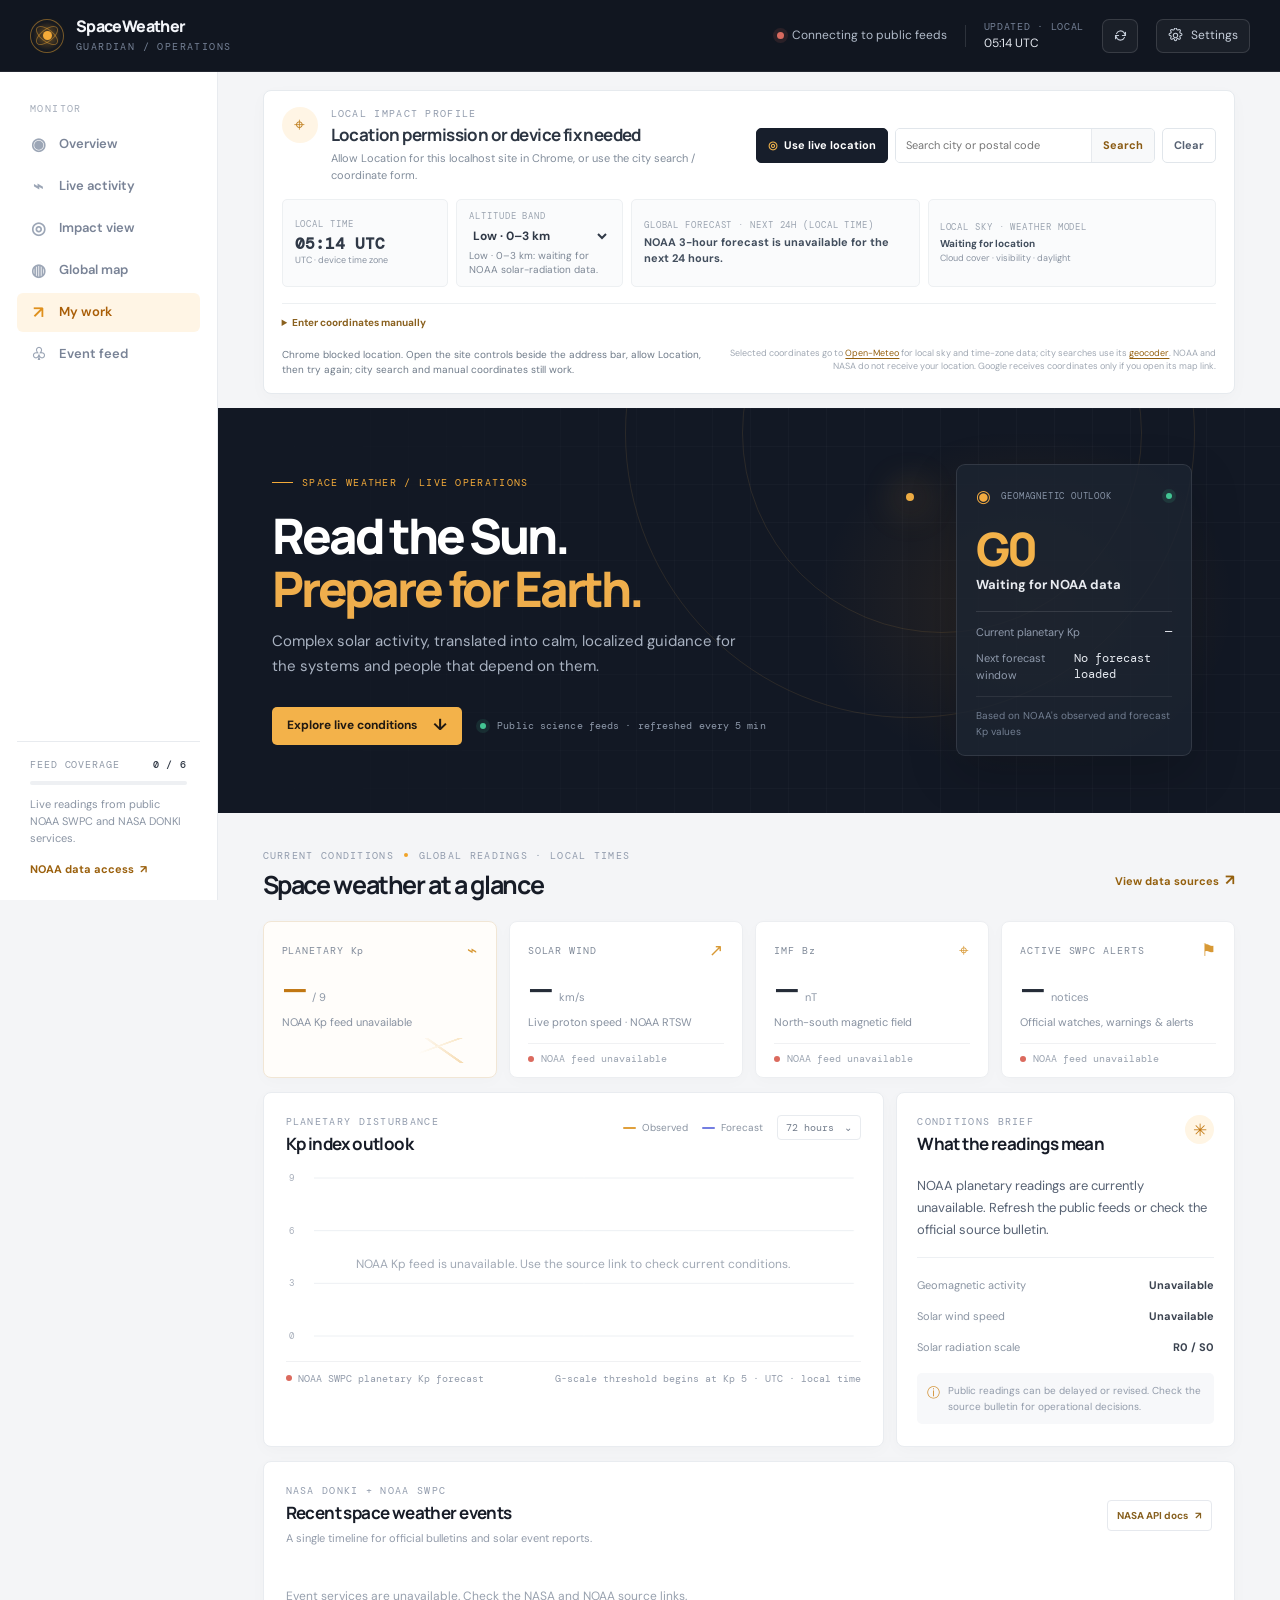
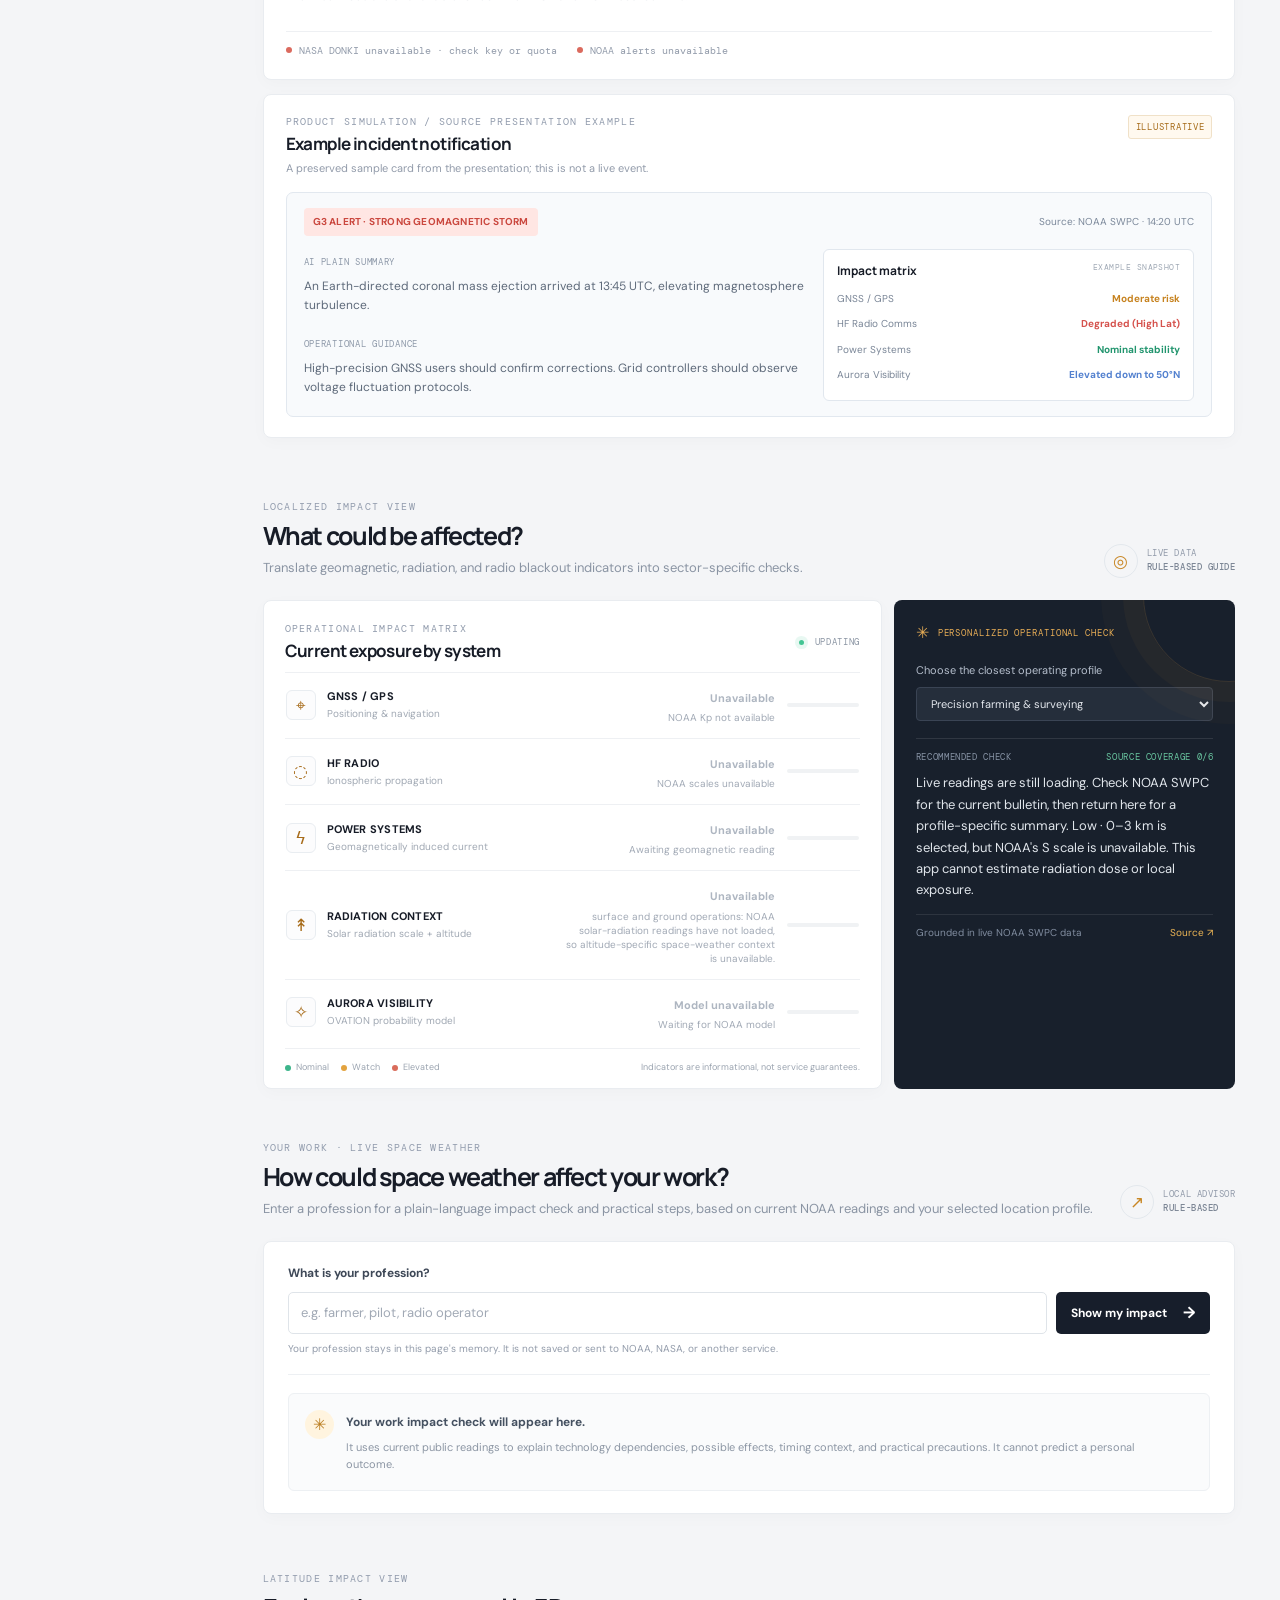
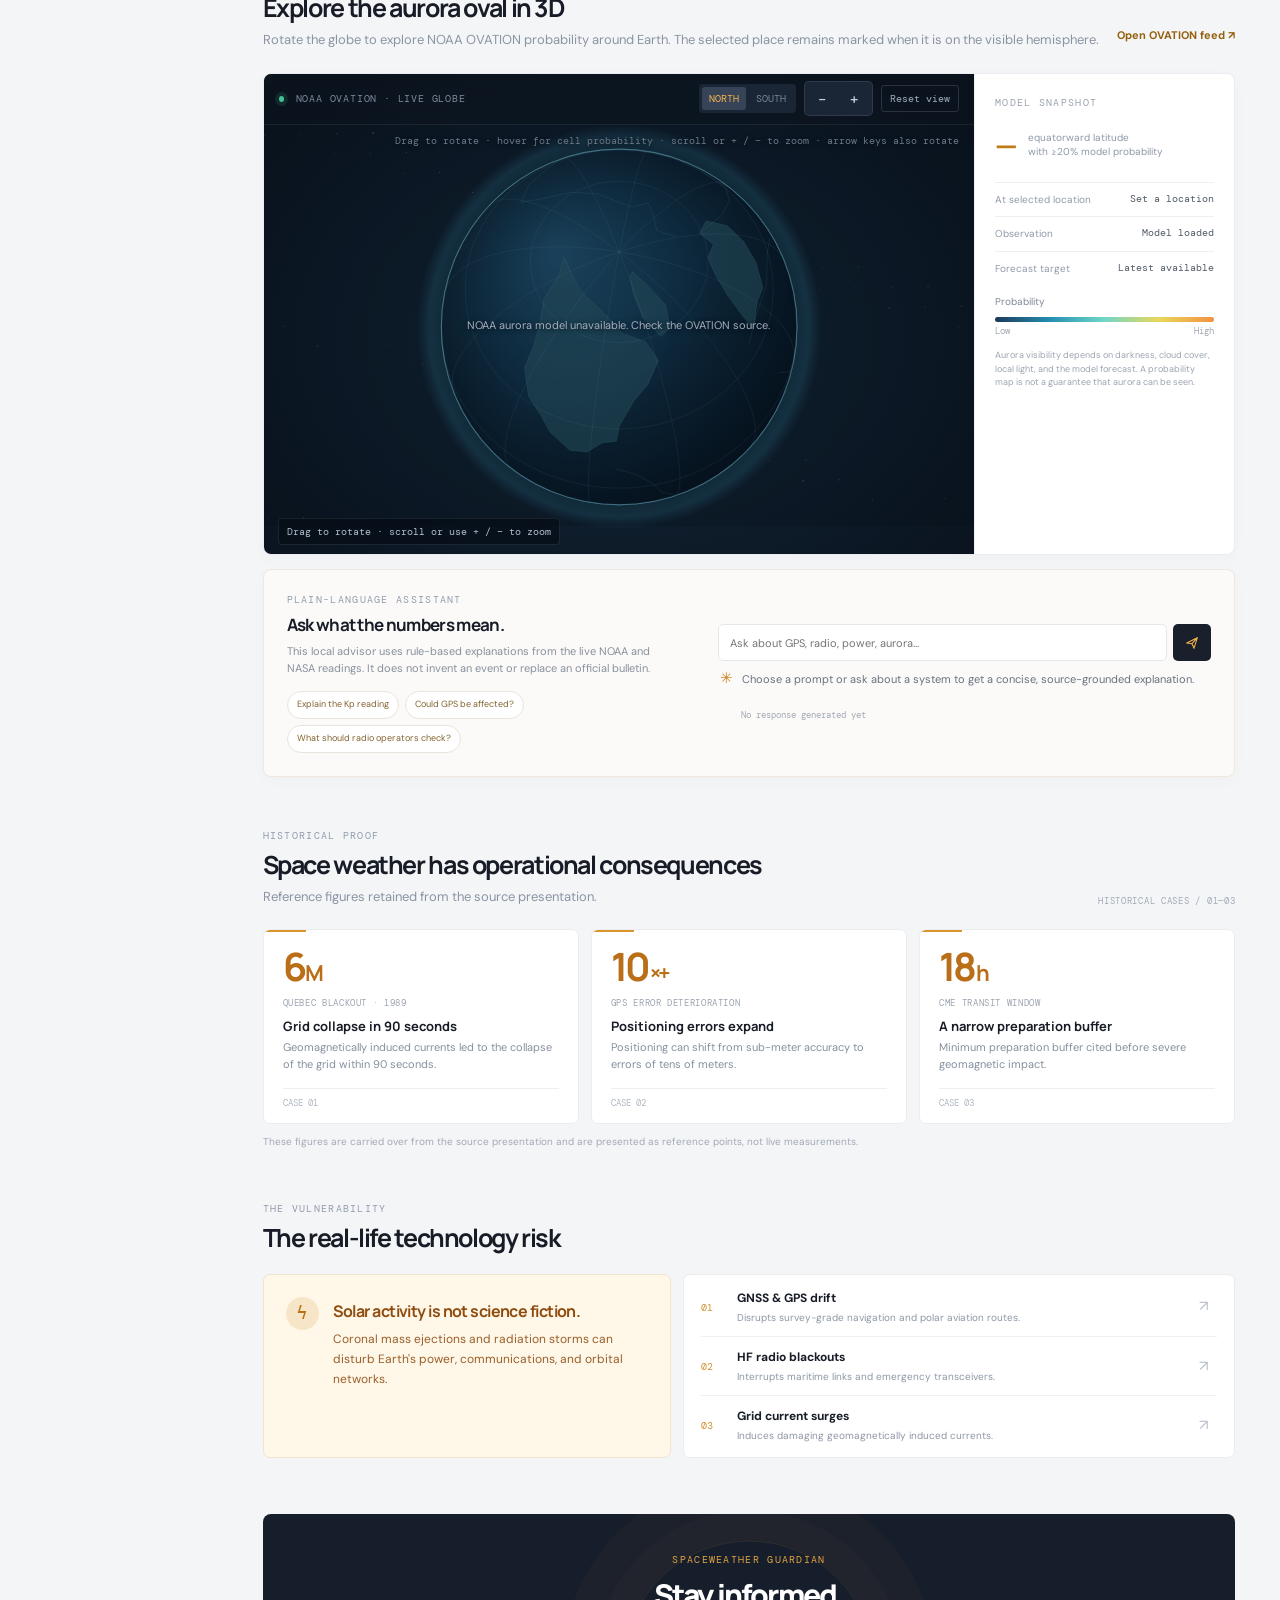
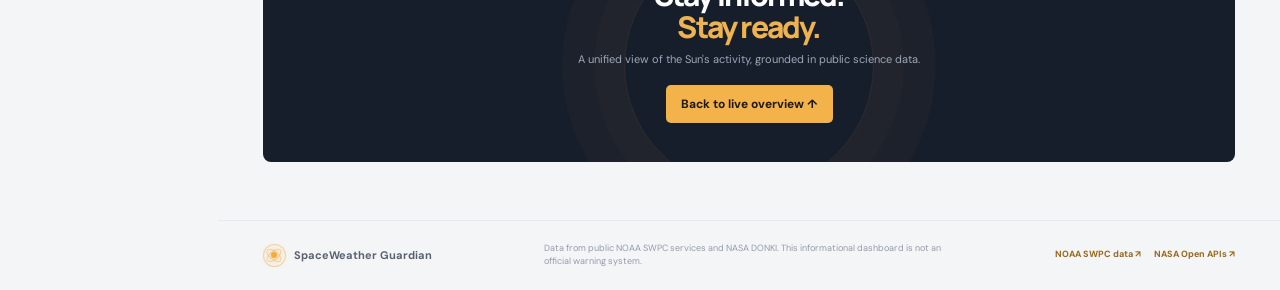
<file: index.html>
<!doctype html>
<html lang="en">
<head>
  <meta charset="utf-8">
  <meta name="viewport" content="width=device-width, initial-scale=1">
  <meta name="theme-color" content="#10151f">
  <meta name="description" content="A live, plain-language space weather dashboard powered by public NOAA SWPC and NASA DONKI data.">
  <title>SpaceWeather Guardian — Live Space Weather</title>
  <link rel="stylesheet" href="./styles.css">
  <script src="./app.js" defer></script>
</head>
<body>
  <header class="topbar">
    <a class="brand" href="#overview" aria-label="SpaceWeather Guardian home">
      <span class="brand-mark" aria-hidden="true"><span></span></span>
      <span class="brand-copy"><strong>SpaceWeather</strong><small>GUARDIAN / OPERATIONS</small></span>
    </a>
    <div class="topbar-status">
      <span class="live-indicator" id="live-indicator"><i></i><span id="connection-label">Connecting to public feeds</span></span>
      <span class="topbar-divider"></span>
      <span class="updated-label">UPDATED · LOCAL <strong id="updated-at">Waiting for first sync</strong></span>
      <button class="icon-button" id="refresh-btn" type="button" aria-label="Refresh live data" title="Refresh live data">
        <svg viewBox="0 0 24 24" aria-hidden="true"><path d="M20 7v5h-5M4 17v-5h5M5.6 9a7 7 0 0 1 11.7-2L20 12M4 12l2.7 5a7 7 0 0 0 11.7-2"/></svg>
      </button>
      <button class="settings-button" id="settings-btn" type="button"><svg viewBox="0 0 24 24" aria-hidden="true"><path d="M12 8.5a3.5 3.5 0 1 0 0 7 3.5 3.5 0 0 0 0-7Z"/><path d="m19.4 15 .1.1a1.8 1.8 0 0 1-2.5 2.5l-.2-.2a1.8 1.8 0 0 0-3 .9v.2a1.8 1.8 0 0 1-3.6 0v-.2a1.8 1.8 0 0 0-3-.9l-.2.2a1.8 1.8 0 0 1-2.5-2.5l.1-.1a1.8 1.8 0 0 0-.9-3H3.5a1.8 1.8 0 0 1 0-3.6h.2a1.8 1.8 0 0 0 .9-3l-.1-.2A1.8 1.8 0 0 1 7 2.7l.2.1a1.8 1.8 0 0 0 3-.9v-.2a1.8 1.8 0 0 1 3.6 0v.2a1.8 1.8 0 0 0 3 .9l.2-.1a1.8 1.8 0 0 1 2.5 2.5l-.1.2a1.8 1.8 0 0 0 .9 3h.2a1.8 1.8 0 0 1 0 3.6h-.2a1.8 1.8 0 0 0-.9 3Z"/></svg><span>Settings</span></button>
    </div>
  </header>

  <div class="app-shell">
    <aside class="sidebar" aria-label="Page navigation">
      <div class="side-label">MONITOR</div>
      <nav class="side-nav">
        <a class="nav-link active" href="#overview"><span class="nav-icon">◉</span>Overview</a>
        <a class="nav-link" href="#activity"><span class="nav-icon">⌁</span>Live activity</a>
        <a class="nav-link" href="#impact"><span class="nav-icon">◎</span>Impact view</a>
        <a class="nav-link" href="./global-impact.html"><span class="nav-icon">◍</span>Global map</a>
        <a class="nav-link" href="#work-impact"><span class="nav-icon">↗</span>My work</a>
        <a class="nav-link" href="#alerts"><span class="nav-icon">♧</span>Event feed</a>
      </nav>
      <div class="sidebar-bottom">
        <div class="coverage-heading"><span>FEED COVERAGE</span><strong id="coverage-count">0 / 6</strong></div>
        <div class="coverage-track"><span id="coverage-bar"></span></div>
        <p>Live readings from public NOAA SWPC and NASA DONKI services.</p>
        <a href="https://www.spaceweather.gov/content/data-access" target="_blank" rel="noreferrer">NOAA data access <span>↗</span></a>
      </div>
    </aside>

    <main class="main-content">
      <div class="location-priority-wrap">
        <section class="location-panel" id="location-profile" aria-labelledby="location-title">
          <div class="location-main"><span class="location-icon" aria-hidden="true">⌖</span><div class="location-title-block"><div class="eyebrow">LOCAL IMPACT PROFILE</div><h3 id="location-title">Use live location or choose a place</h3><p id="location-coordinates">Allow the browser location prompt first, or search / enter a place below.</p></div></div>
          <div class="location-actions"><button class="use-location-button" id="use-location" type="button"><span>◎</span>Use live location</button><form id="location-search-form" class="location-search-form"><label class="sr-only" for="location-search">Search for a city or postal code</label><input id="location-search" type="search" placeholder="Search city or postal code" autocomplete="off"><button type="submit">Search</button></form><a class="clear-location-button maps-link" id="map-link" href="https://www.google.com/maps" target="_blank" rel="noreferrer" hidden>Open in Google Maps ↗</a><button class="clear-location-button" id="clear-location" type="button">Clear</button></div>
          <div class="location-details">
            <div class="location-clock"><span>LOCAL TIME</span><strong id="local-clock">—</strong><small id="local-timezone">Using device time zone</small></div>
            <label class="altitude-control" for="altitude-select"><span>ALTITUDE BAND</span><select id="altitude-select"><option value="low">Low · 0–3 km</option><option value="mid">Mid · 3–12 km</option><option value="high">High · 12+ km</option></select><small id="altitude-impact">Surface context · waiting for NOAA S scale</small></label>
            <div class="location-outlook"><span>GLOBAL FORECAST · NEXT 24H (LOCAL TIME)</span><strong id="local-outlook">Select a location to localize timing and impact context.</strong></div>
            <div class="location-sky"><span>LOCAL SKY · WEATHER MODEL</span><strong id="local-weather">Waiting for location</strong><small id="local-weather-time">Cloud cover · visibility · daylight</small></div>
          </div>
          <details class="coordinate-details"><summary>Enter coordinates manually</summary><form id="coordinates-form" class="coordinates-form"><label>Latitude<input id="latitude-input" type="number" step="any" min="-90" max="90" placeholder="e.g. 37.7749" required></label><label>Longitude<input id="longitude-input" type="number" step="any" min="-180" max="180" placeholder="e.g. -122.4194" required></label><label>Time zone <small>optional IANA name</small><input id="timezone-input" type="text" placeholder="e.g. America/Los_Angeles"></label><button type="submit">Use these coordinates</button></form><p>Selected coordinates are used for local weather and time-zone lookup. Coordinates are not sent to NOAA or NASA.</p></details>
          <div class="location-results" id="location-results" role="listbox" aria-label="Location search results" hidden></div>
          <div class="location-footer"><span class="location-message" id="location-message" role="status">The browser will ask to use your location first. You can choose a city or enter coordinates instead.</span><span class="location-privacy">Selected coordinates go to <a href="https://open-meteo.com/en/docs" target="_blank" rel="noreferrer">Open-Meteo</a> for local sky and time-zone data; city searches use its <a href="https://open-meteo.com/en/docs/geocoding-api" target="_blank" rel="noreferrer">geocoder</a>. NOAA and NASA do not receive your location. Google receives coordinates only if you open its map link.</span></div>
        </section>
      </div>
      <section class="hero-panel" id="overview">
        <div class="hero-orbit orbit-one"></div><div class="hero-orbit orbit-two"></div><div class="hero-sun"></div>
        <div class="hero-content">
          <div class="eyebrow hero-eyebrow"><span class="eyebrow-line"></span>SPACE WEATHER / LIVE OPERATIONS</div>
          <h1>Read the Sun.<br><span>Prepare for Earth.</span></h1>
          <p>Complex solar activity, translated into calm, localized guidance for the systems and people that depend on them.</p>
          <div class="hero-actions"><a href="#activity" class="button button-light">Explore live conditions <span>↓</span></a><span class="hero-source"><i class="tiny-live"></i> Public science feeds · refreshed every 5 min</span></div>
        </div>
        <div class="hero-status-card">
          <div class="status-card-top"><span class="mini-orbit">◉</span><span>GEOMAGNETIC OUTLOOK</span><span class="status-pulse"></span></div>
          <div class="status-level" id="hero-level">—</div>
          <div class="status-name" id="hero-status-name">Waiting for NOAA data</div>
          <div class="status-rule"></div>
          <div class="status-meta"><span>Current planetary Kp</span><strong id="hero-kp">—</strong></div>
          <div class="status-meta"><span>Next forecast window</span><strong id="hero-forecast">—</strong></div>
          <div class="status-footnote">Based on NOAA's observed and forecast Kp values</div>
        </div>
        <div class="hero-grid"></div>
      </section>

      <div class="content-wrap">
        <div class="section-intro intro-tight">
          <div><div class="eyebrow">CURRENT CONDITIONS <span class="eyebrow-dot"></span> GLOBAL READINGS · LOCAL TIMES</div><h2>Space weather at a glance</h2></div>
          <button class="text-button" id="sources-btn" type="button">View data sources <span>↗</span></button>
        </div>

        <section class="metric-grid" aria-label="Live space weather readings">
          <article class="metric-card metric-primary"><div class="metric-head"><span>PLANETARY Kp</span><span class="metric-glyph">⌁</span></div><div class="metric-value"><strong id="metric-kp">—</strong><span>/ 9</span></div><div class="metric-caption" id="metric-kp-caption">Loading NOAA index</div><div class="metric-spark" id="spark-kp" aria-hidden="true"></div></article>
          <article class="metric-card"><div class="metric-head"><span>SOLAR WIND</span><span class="metric-glyph">↗</span></div><div class="metric-value"><strong id="metric-wind">—</strong><span>km/s</span></div><div class="metric-caption" id="metric-wind-caption">Live proton speed · NOAA RTSW</div><div class="metric-footer"><i class="feed-dot" id="dot-wind"></i><span id="time-wind">Waiting for feed</span></div></article>
          <article class="metric-card"><div class="metric-head"><span>IMF Bz</span><span class="metric-glyph">⌖</span></div><div class="metric-value"><strong id="metric-bz">—</strong><span>nT</span></div><div class="metric-caption" id="metric-bz-caption">North-south magnetic field</div><div class="metric-footer"><i class="feed-dot" id="dot-mag"></i><span id="time-mag">Waiting for feed</span></div></article>
          <article class="metric-card"><div class="metric-head"><span>ACTIVE SWPC ALERTS</span><span class="metric-glyph">⚑</span></div><div class="metric-value"><strong id="metric-alerts">—</strong><span>notices</span></div><div class="metric-caption" id="metric-alerts-caption">Official watches, warnings & alerts</div><div class="metric-footer"><i class="feed-dot" id="dot-alerts"></i><span id="time-alerts">Waiting for feed</span></div></article>
        </section>

        <section class="dashboard-grid" id="activity">
          <article class="panel chart-panel">
            <div class="panel-heading"><div><div class="eyebrow">PLANETARY DISTURBANCE</div><h3>Kp index outlook</h3></div><div class="chart-controls"><span class="chart-legend"><i class="legend-observed"></i>Observed</span><span class="chart-legend"><i class="legend-forecast"></i>Forecast</span><button id="chart-window" type="button" class="mini-select" aria-label="Chart period">72 hours <span>⌄</span></button></div></div>
            <div class="chart-wrap"><canvas id="kp-chart" role="img" aria-label="NOAA planetary Kp index observed and forecast chart"></canvas><div class="chart-empty" id="chart-empty">Connecting to NOAA Kp feed…</div></div>
            <div class="chart-foot"><span><i class="feed-dot" id="dot-kp"></i><span id="kp-feed-label">NOAA SWPC planetary Kp forecast</span></span><span>G-scale threshold begins at Kp 5 · <span id="chart-timezone">local time</span></span></div>
          </article>
          <article class="panel live-summary-panel">
            <div class="panel-heading"><div><div class="eyebrow">CONDITIONS BRIEF</div><h3>What the readings mean</h3></div><span class="summary-icon">✳</span></div>
            <p class="summary-lead" id="condition-summary">Live NOAA observations are loading. The dashboard will translate current values into a plain-language summary as soon as a feed responds.</p>
            <div class="summary-divider"></div>
            <div class="mini-reading"><span>Geomagnetic activity</span><strong id="summary-geomag">Waiting</strong></div>
            <div class="mini-reading"><span>Solar wind speed</span><strong id="summary-wind">Waiting</strong></div>
            <div class="mini-reading"><span>Solar radiation scale</span><strong id="summary-radiation">Waiting</strong></div>
            <div class="summary-note"><span>ⓘ</span>Public readings can be delayed or revised. Check the source bulletin for operational decisions.</div>
          </article>
        </section>

        <section class="panel alert-panel" id="alerts">
          <div class="panel-heading alert-heading"><div><div class="eyebrow">NASA DONKI + NOAA SWPC</div><h3>Recent space weather events</h3><p class="panel-subtitle">A single timeline for official bulletins and solar event reports.</p></div><a class="outline-link" href="https://api.nasa.gov/" target="_blank" rel="noreferrer">NASA API docs <span>↗</span></a></div>
          <div class="event-list" id="event-list"><div class="empty-row"><span class="loading-ring"></span>Loading recent official events…</div></div>
          <div class="feed-foot"><span><i class="feed-dot" id="dot-nasa"></i><span id="nasa-feed-label">NASA DONKI is connecting</span></span><span><i class="feed-dot" id="dot-noaa-events"></i><span id="noaa-feed-label">NOAA alerts are connecting</span></span></div>
        </section>

        <section class="sample-incident panel">
          <div class="panel-heading"><div><div class="eyebrow">PRODUCT SIMULATION / SOURCE PRESENTATION EXAMPLE</div><h3>Example incident notification</h3><p class="panel-subtitle">A preserved sample card from the presentation; this is not a live event.</p></div><span class="sample-badge">ILLUSTRATIVE</span></div>
          <div class="incident-shell">
            <div class="incident-head"><span class="incident-severity">G3 ALERT · STRONG GEOMAGNETIC STORM</span><span>Source: NOAA SWPC · 14:20 UTC</span></div>
            <div class="incident-body">
              <div class="incident-narrative">
                <div><span>AI PLAIN SUMMARY</span><p>An Earth-directed coronal mass ejection arrived at 13:45 UTC, elevating magnetosphere turbulence.</p></div>
                <div><span>OPERATIONAL GUIDANCE</span><p>High-precision GNSS users should confirm corrections. Grid controllers should observe voltage fluctuation protocols.</p></div>
              </div>
              <div class="incident-matrix"><strong>Impact matrix <small>EXAMPLE SNAPSHOT</small></strong><div><span>GNSS / GPS</span><b class="example-watch">Moderate risk</b></div><div><span>HF Radio Comms</span><b class="example-risk">Degraded (High Lat)</b></div><div><span>Power Systems</span><b class="example-good">Nominal stability</b></div><div><span>Aurora Visibility</span><b class="example-blue">Elevated down to 50°N</b></div></div>
            </div>
          </div>
        </section>

        <section class="impact-section" id="impact">
          <div class="section-intro"><div><div class="eyebrow">LOCALIZED IMPACT VIEW</div><h2>What could be affected?</h2><p>Translate geomagnetic, radiation, and radio blackout indicators into sector-specific checks.</p></div><div class="section-stamp"><span class="stamp-icon">◎</span><span>LIVE DATA<br><strong>RULE-BASED GUIDE</strong></span></div></div>
          <div class="impact-layout">
            <div class="impact-matrix panel">
              <div class="matrix-title"><div><div class="eyebrow">OPERATIONAL IMPACT MATRIX</div><h3>Current exposure by system</h3></div><span class="matrix-live"><i class="tiny-live"></i> UPDATING</span></div>
              <div class="impact-row"><div class="impact-system"><span class="system-icon">⌖</span><span><strong>GNSS / GPS</strong><small>Positioning & navigation</small></span></div><div class="impact-reading"><span class="impact-state" id="impact-gnss">—</span><small id="impact-gnss-note">Waiting for Kp</small></div><div class="impact-meter"><span id="meter-gnss"></span></div></div>
              <div class="impact-row"><div class="impact-system"><span class="system-icon">◌</span><span><strong>HF RADIO</strong><small>Ionospheric propagation</small></span></div><div class="impact-reading"><span class="impact-state" id="impact-radio">—</span><small id="impact-radio-note">Waiting for R/S scale</small></div><div class="impact-meter"><span id="meter-radio"></span></div></div>
              <div class="impact-row"><div class="impact-system"><span class="system-icon">ϟ</span><span><strong>POWER SYSTEMS</strong><small>Geomagnetically induced current</small></span></div><div class="impact-reading"><span class="impact-state" id="impact-power">—</span><small id="impact-power-note">Waiting for G scale</small></div><div class="impact-meter"><span id="meter-power"></span></div></div>
              <div class="impact-row"><div class="impact-system"><span class="system-icon">↟</span><span><strong>RADIATION CONTEXT</strong><small>Solar radiation scale + altitude</small></span></div><div class="impact-reading"><span class="impact-state" id="impact-radiation">—</span><small id="impact-radiation-note">Waiting for altitude profile</small></div><div class="impact-meter"><span id="meter-radiation"></span></div></div>
              <div class="impact-row"><div class="impact-system"><span class="system-icon">✧</span><span><strong>AURORA VISIBILITY</strong><small>OVATION probability model</small></span></div><div class="impact-reading"><span class="impact-state" id="impact-aurora">—</span><small id="impact-aurora-note">Waiting for NOAA model</small></div><div class="impact-meter"><span id="meter-aurora"></span></div></div>
              <div class="matrix-legend"><span><i class="legend-dot nominal"></i>Nominal</span><span><i class="legend-dot watch"></i>Watch</span><span><i class="legend-dot elevated"></i>Elevated</span><span class="matrix-note">Indicators are informational, not service guarantees.</span></div>
            </div>
            <aside class="guidance-card">
              <div class="guidance-top"><span class="guidance-spark">✳</span><span>PERSONALIZED OPERATIONAL CHECK</span></div>
              <label for="sector-select">Choose the closest operating profile</label>
              <select id="sector-select" class="select-field">
                <option value="survey">Precision farming & surveying</option>
                <option value="aviation">Drone pilots & remote aviation</option>
                <option value="radio">Amateur radio operators</option>
                <option value="power">Power system operators</option>
                <option value="research">Aerospace students & academics</option>
                <option value="public">General public & aurora watchers</option>
              </select>
              <div class="guidance-rule"></div>
              <div class="guidance-label"><span>RECOMMENDED CHECK</span><span class="guidance-confidence" id="coverage-confidence">SOURCE COVERAGE —</span></div>
              <p class="guidance-copy" id="sector-guidance">Select a profile to see a practical check grounded in the current public readings.</p>
              <div class="guidance-citation"><span>Grounded in live NOAA SWPC data</span><a href="https://www.spaceweather.gov/" target="_blank" rel="noreferrer">Source ↗</a></div>
            </aside>
          </div>
        </section>

        <section class="profession-section" id="work-impact" aria-labelledby="profession-title">
          <div class="section-intro"><div><div class="eyebrow">YOUR WORK · LIVE SPACE WEATHER</div><h2 id="profession-title">How could space weather affect your work?</h2><p>Enter a profession for a plain-language impact check and practical steps, based on current NOAA readings and your selected location profile.</p></div><div class="section-stamp"><span class="stamp-icon">↗</span><span>LOCAL ADVISOR<br><strong>RULE-BASED</strong></span></div></div>
          <article class="profession-card panel">
            <form class="profession-form" id="profession-form">
              <label for="profession-input">What is your profession?</label>
              <div class="profession-input-row"><input id="profession-input" name="profession" type="text" maxlength="80" list="profession-suggestions" placeholder="e.g. farmer, pilot, radio operator" autocomplete="off" required><datalist id="profession-suggestions"><option value="Precision farmer"></option><option value="Land surveyor"></option><option value="Drone pilot"></option><option value="Airline crew member"></option><option value="Amateur radio operator"></option><option value="Electric grid worker"></option><option value="Emergency responder"></option><option value="Healthcare worker"></option><option value="Satellite engineer"></option><option value="Delivery driver"></option><option value="Teacher or student"></option></datalist><button class="button button-dark" type="submit">Show my impact <span>→</span></button></div>
              <p class="profession-privacy">Your profession stays in this page's memory. It is not saved or sent to NOAA, NASA, or another service.</p>
            </form>
            <div class="profession-result" id="profession-result">
              <div class="profession-empty" id="profession-empty"><span class="profession-orbit">✳</span><div><strong>Your work impact check will appear here.</strong><p>It uses current public readings to explain technology dependencies, possible effects, timing context, and practical precautions. It cannot predict a personal outcome.</p></div></div>
              <div class="profession-report" id="profession-report" hidden>
                <div class="profession-report-head"><div><div class="eyebrow" id="profession-category">WORK IMPACT CHECK</div><h3 id="profession-result-title"></h3></div><span class="profession-status" id="profession-status" role="status" aria-live="polite">WAITING FOR DATA</span></div>
                <p class="profession-context" id="profession-live-context"></p>
                <div class="profession-report-grid">
                  <section class="profession-report-block"><div class="profession-report-label">POSSIBLE WORK IMPACT</div><p id="profession-work-impact"></p></section>
                  <section class="profession-report-block"><div class="profession-report-label">PRACTICAL STEPS</div><ul id="profession-actions"></ul></section>
                </div>
                <p class="profession-life-note" id="profession-life-impact"></p>
                <div class="profession-source-row"><span>Official references</span><div id="profession-sources"></div></div>
                <p class="profession-disclaimer">This is general information, not a site-specific forecast, medical assessment, or operational instruction. Check current official bulletins and follow your employer's procedures.</p>
              </div>
            </div>
          </article>
        </section>

        <section class="map-section">
          <div class="section-intro"><div><div class="eyebrow">LATITUDE IMPACT VIEW</div><h2>Explore the aurora oval in 3D</h2><p>Rotate the globe to explore NOAA OVATION probability around Earth. The selected place remains marked when it is on the visible hemisphere.</p></div><a class="text-button map-source" href="https://services.swpc.noaa.gov/json/ovation_aurora_latest.json" target="_blank" rel="noreferrer">Open OVATION feed ↗</a></div>
          <div class="map-layout panel">
            <div class="polar-map globe-stage"><div class="map-toolbar"><span class="globe-feed-label"><i class="tiny-live"></i> NOAA OVATION · LIVE GLOBE</span><div class="globe-toolbar-controls"><div class="hemisphere-toggle" role="group" aria-label="Select hemisphere"><button class="active" type="button" data-hemisphere="north">NORTH</button><button type="button" data-hemisphere="south">SOUTH</button></div><div class="globe-zoom-controls" role="group" aria-label="Globe zoom"><button id="globe-zoom-out" type="button" aria-label="Zoom out" title="Zoom out">−</button><button id="globe-zoom-in" type="button" aria-label="Zoom in" title="Zoom in">+</button></div><button class="globe-reset-button" id="globe-reset" type="button">Reset view</button></div></div><canvas id="aurora-map" tabindex="0" role="application" aria-label="Interactive NOAA aurora globe" aria-describedby="globe-help"></canvas><span class="globe-help" id="globe-help">Drag to rotate · hover for cell probability · scroll or + / − to zoom · arrow keys also rotate</span><div class="globe-readout" id="globe-readout">NOAA OVATION · waiting for model</div><div class="map-empty" id="map-empty">Loading NOAA aurora model…</div></div>
            <div class="map-aside"><div class="eyebrow">MODEL SNAPSHOT</div><div class="map-stat"><strong id="aurora-min-lat">—</strong><span>equatorward latitude<br>with ≥20% model probability</span></div><div class="map-update"><span>At selected location</span><strong id="aurora-local-probability">Set a location</strong></div><div class="map-update"><span>Observation</span><strong id="aurora-observation">Waiting for model</strong></div><div class="map-update"><span>Forecast target</span><strong id="aurora-forecast-time">—</strong></div><div class="aurora-legend"><span>Probability</span><div class="gradient-bar"></div><div class="legend-numbers"><span>Low</span><span>High</span></div></div><p class="map-disclaimer">Aurora visibility depends on darkness, cloud cover, local light, and the model forecast. A probability map is not a guarantee that aurora can be seen.</p></div>
          </div>
        </section>

        <section class="explainer-section panel">
          <div class="explainer-copy"><div class="eyebrow">PLAIN-LANGUAGE ASSISTANT</div><h3>Ask what the numbers mean.</h3><p>This local advisor uses rule-based explanations from the live NOAA and NASA readings. It does not invent an event or replace an official bulletin.</p><div class="prompt-chips"><button type="button" data-question="What does the current Kp mean?">Explain the Kp reading</button><button type="button" data-question="Could GPS be affected?">Could GPS be affected?</button><button type="button" data-question="What should I check for radio?">What should radio operators check?</button></div></div>
          <div class="assistant-box"><form id="assistant-form"><label class="sr-only" for="assistant-question">Ask about current space weather</label><input id="assistant-question" type="text" placeholder="Ask about GPS, radio, power, aurora…" autocomplete="off"><button type="submit" aria-label="Ask assistant"><svg viewBox="0 0 24 24" aria-hidden="true"><path d="M4 12 20 4l-5 16-3-7-8-1Z M12 13l8-9"/></svg></button></form><div class="assistant-answer" id="assistant-answer"><span class="answer-mark">✳</span><span>Choose a prompt or ask about a system to get a concise, source-grounded explanation.</span></div><div class="assistant-source" id="assistant-source">No response generated yet</div></div>
        </section>

        <section class="proof-section">
          <div class="section-intro"><div><div class="eyebrow">HISTORICAL PROOF</div><h2>Space weather has operational consequences</h2><p>Reference figures retained from the source presentation.</p></div><span class="archive-mark">HISTORICAL CASES / 01—03</span></div>
          <div class="proof-grid">
            <article class="proof-card"><div class="proof-number">6<span>M</span></div><div class="proof-tag">QUEBEC BLACKOUT · 1989</div><h3>Grid collapse in 90 seconds</h3><p>Geomagnetically induced currents led to the collapse of the grid within 90 seconds.</p><div class="proof-line"></div><span class="proof-index">CASE 01</span></article>
            <article class="proof-card"><div class="proof-number">10<span>×+</span></div><div class="proof-tag">GPS ERROR DETERIORATION</div><h3>Positioning errors expand</h3><p>Positioning can shift from sub-meter accuracy to errors of tens of meters.</p><div class="proof-line"></div><span class="proof-index">CASE 02</span></article>
            <article class="proof-card"><div class="proof-number">18<span>h</span></div><div class="proof-tag">CME TRANSIT WINDOW</div><h3>A narrow preparation buffer</h3><p>Minimum preparation buffer cited before severe geomagnetic impact.</p><div class="proof-line"></div><span class="proof-index">CASE 03</span></article>
          </div>
          <div class="source-caveat">These figures are carried over from the source presentation and are presented as reference points, not live measurements.</div>
        </section>

        <section class="risk-section">
          <div class="section-intro"><div><div class="eyebrow">THE VULNERABILITY</div><h2>The real-life technology risk</h2></div></div>
          <div class="risk-layout"><article class="risk-callout"><span class="risk-icon">ϟ</span><div><h3>Solar activity is not science fiction.</h3><p>Coronal mass ejections and radiation storms can disturb Earth's power, communications, and orbital networks.</p></div></article><div class="risk-list"><article><span class="risk-index">01</span><div><h3>GNSS & GPS drift</h3><p>Disrupts survey-grade navigation and polar aviation routes.</p></div><span class="risk-arrow">↗</span></article><article><span class="risk-index">02</span><div><h3>HF radio blackouts</h3><p>Interrupts maritime links and emergency transceivers.</p></div><span class="risk-arrow">↗</span></article><article><span class="risk-index">03</span><div><h3>Grid current surges</h3><p>Induces damaging geomagnetically induced currents.</p></div><span class="risk-arrow">↗</span></article></div></div>
        </section>

        <section class="closing-panel"><div class="closing-orb"></div><div class="eyebrow">SPACEWEATHER GUARDIAN</div><h2>Stay informed.<br><span>Stay ready.</span></h2><p>A unified view of the Sun's activity, grounded in public science data.</p><a href="#overview" class="button button-light">Back to live overview ↑</a></section>
      </div>
      <footer class="page-footer"><div class="footer-brand"><span class="brand-mark small-mark"><span></span></span><strong>SpaceWeather Guardian</strong></div><p>Data from public NOAA SWPC services and NASA DONKI. This informational dashboard is not an official warning system.</p><div class="footer-links"><a href="https://www.spaceweather.gov/content/data-access" target="_blank" rel="noreferrer">NOAA SWPC data ↗</a><a href="https://api.nasa.gov/" target="_blank" rel="noreferrer">NASA Open APIs ↗</a></div></footer>
    </main>
  </div>

  <dialog class="settings-dialog" id="settings-dialog" aria-labelledby="settings-title">
    <form method="dialog" class="dialog-shell" id="settings-form">
      <div class="dialog-top"><div><div class="eyebrow">PREFERENCES</div><h2 id="settings-title">Dashboard settings</h2></div><button class="close-button" type="button" id="close-settings" aria-label="Close settings">×</button></div>
      <div class="setting-field"><label for="nasa-key">NASA API key <span>OPTIONAL</span></label><input id="nasa-key" type="password" placeholder="Using NASA DEMO_KEY" autocomplete="off"><small>The provided link is API documentation, not a key. An optional key stays in this browser only. NOAA feeds do not need a key.</small></div>
      <div class="setting-row"><label for="threshold-select">Notify at geomagnetic storm level</label><select id="threshold-select" class="select-field"><option value="1">G1 · Minor</option><option value="2">G2 · Moderate</option><option value="3">G3 · Strong</option><option value="4">G4 · Severe</option><option value="5">G5 · Extreme</option></select></div>
      <label class="toggle-row" for="notifications-toggle"><span><strong>Browser notifications</strong><small>Alert when the selected G-scale threshold is reached.</small></span><input type="checkbox" id="notifications-toggle"><span class="toggle-ui"></span></label>
      <div class="privacy-note"><span>⌑</span><p>The NASA key and alert preferences stay in this browser's local storage. The key is sent only to api.nasa.gov with NASA feed requests.</p></div>
      <div class="dialog-actions"><button class="button button-quiet" type="button" id="clear-key">Clear key</button><button class="button button-dark" type="submit" id="save-settings">Save preferences</button></div>
    </form>
  </dialog>
  <div class="toast" id="toast" role="status" aria-live="polite"></div>
</body>
</html>
</file>
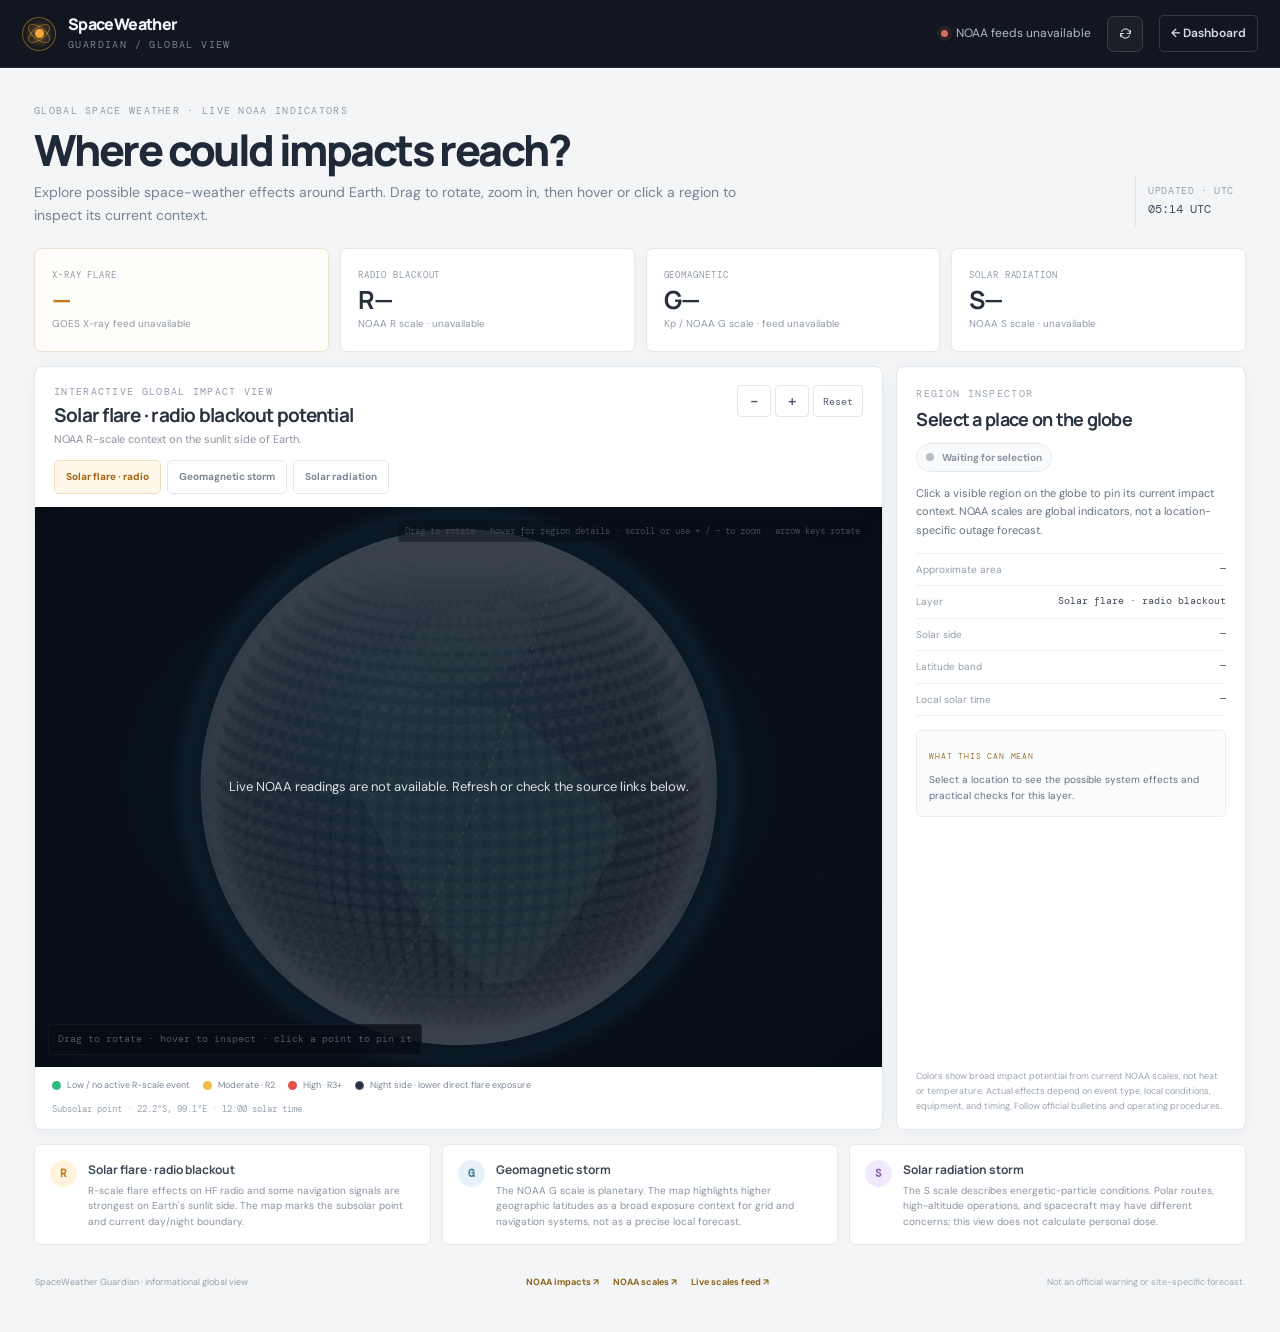
<file: global-impact.html>
<!doctype html>
<html lang="en">
<head>
  <meta charset="utf-8">
  <meta name="viewport" content="width=device-width, initial-scale=1">
  <meta name="theme-color" content="#10151f">
  <meta name="description" content="Explore live NOAA space-weather impact potential around the world on an interactive 3D globe.">
  <title>Global Impact Map — SpaceWeather Guardian</title>
  <link rel="stylesheet" href="./styles.css">
  <link rel="stylesheet" href="./global-impact.css">
  <script src="./global-impact.js" defer></script>
</head>
<body class="global-impact-page">
  <header class="topbar">
    <a class="brand" href="./index.html#overview" aria-label="SpaceWeather Guardian home">
      <span class="brand-mark" aria-hidden="true"><span></span></span>
      <span class="brand-copy"><strong>SpaceWeather</strong><small>GUARDIAN / GLOBAL VIEW</small></span>
    </a>
    <div class="global-topbar-actions">
      <span class="live-indicator" id="global-feed-status"><i></i><span>Connecting to NOAA</span></span>
      <button class="icon-button" id="global-refresh" type="button" aria-label="Refresh NOAA data" title="Refresh NOAA data"><svg viewBox="0 0 24 24" aria-hidden="true"><path d="M20 7v5h-5M4 17v-5h5M5.6 9a7 7 0 0 1 11.7-2L20 12M4 12l2.7 5a7 7 0 0 0 11.7-2"/></svg></button>
      <a class="global-back-link" href="./index.html#impact">← Dashboard</a>
    </div>
  </header>

  <main class="global-impact-main">
    <section class="global-page-heading">
      <div><div class="eyebrow">GLOBAL SPACE WEATHER · LIVE NOAA INDICATORS</div><h1>Where could impacts reach?</h1><p>Explore possible space-weather effects around Earth. Drag to rotate, zoom in, then hover or click a region to inspect its current context.</p></div>
      <div class="global-heading-time"><span>UPDATED · UTC</span><strong id="global-updated">Waiting for first reading</strong></div>
    </section>

    <section class="global-metrics" aria-label="Current NOAA space weather readings">
      <article class="global-metric global-metric-flare"><span>X-RAY FLARE</span><strong id="global-xray">—</strong><small id="global-xray-time">GOES · awaiting feed</small></article>
      <article class="global-metric"><span>RADIO BLACKOUT</span><strong id="global-r">R—</strong><small id="global-r-name">NOAA R scale · awaiting feed</small></article>
      <article class="global-metric"><span>GEOMAGNETIC</span><strong id="global-g">G—</strong><small id="global-g-name">Kp / NOAA G scale · awaiting feed</small></article>
      <article class="global-metric"><span>SOLAR RADIATION</span><strong id="global-s">S—</strong><small id="global-s-name">NOAA S scale · awaiting feed</small></article>
    </section>

    <section class="global-map-layout">
      <article class="global-globe-card">
        <div class="global-globe-heading"><div><div class="eyebrow">INTERACTIVE GLOBAL IMPACT VIEW</div><h2 id="impact-layer-title">Solar flare · radio blackout potential</h2><p id="impact-layer-copy">NOAA R-scale context on the sunlit side of Earth.</p></div><div class="global-zoom-controls" role="group" aria-label="Globe zoom"><button id="global-zoom-out" type="button" aria-label="Zoom out" title="Zoom out">−</button><button id="global-zoom-in" type="button" aria-label="Zoom in" title="Zoom in">+</button><button id="global-reset" type="button" aria-label="Reset globe view">Reset</button></div></div>
        <div class="global-layer-tabs" role="group" aria-label="Select impact layer">
          <button class="active" type="button" data-layer="radio">Solar flare · radio</button>
          <button type="button" data-layer="geomagnetic">Geomagnetic storm</button>
          <button type="button" data-layer="radiation">Solar radiation</button>
        </div>
        <div class="global-globe-stage">
          <canvas id="global-impact-globe" tabindex="0" role="application" aria-label="Interactive global space-weather impact globe" aria-describedby="global-globe-help"></canvas>
          <span class="global-globe-help" id="global-globe-help">Drag to rotate · hover for region details · scroll or use + / − to zoom · arrow keys rotate</span>
          <span class="global-globe-readout" id="global-globe-readout">Loading the global NOAA impact view…</span>
          <div class="global-map-empty" id="global-map-empty" hidden>Live NOAA readings are not available. Refresh or check the source links below.</div>
        </div>
        <div class="global-map-footer"><div class="global-map-legend" id="global-map-legend"><span><i class="legend-green"></i>Low / no active scale event</span><span><i class="legend-yellow"></i>Moderate</span><span><i class="legend-red"></i>High</span><span><i class="legend-night"></i>Night side · lower direct flare exposure</span></div><span class="global-subsolar" id="global-subsolar">Calculating sunlight</span></div>
      </article>

      <aside class="global-detail-card">
        <div class="eyebrow">REGION INSPECTOR</div>
        <h2 id="inspected-region-title">Select a place on the globe</h2>
        <div class="global-impact-level" id="inspected-impact-level"><i></i><span>Waiting for selection</span></div>
        <p id="inspected-impact-copy">Click a visible region on the globe to pin its current impact context. NOAA scales are global indicators, not a location-specific outage forecast.</p>
        <div class="global-detail-facts"><div><span>Approximate area</span><strong id="inspected-region">—</strong></div><div><span>Layer</span><strong id="inspected-layer">Solar flare · radio</strong></div><div><span>Solar side</span><strong id="inspected-daylight">—</strong></div><div><span>Latitude band</span><strong id="inspected-latitude">—</strong></div><div><span>Local solar time</span><strong id="inspected-solar-time">—</strong></div></div>
        <div class="global-action-box"><span>WHAT THIS CAN MEAN</span><p id="inspected-guidance">Select a location to see the possible system effects and practical checks for this layer.</p></div>
        <p class="global-disclaimer">Colors show broad impact potential from current NOAA scales, not heat or temperature. Actual effects depend on event type, local conditions, equipment, and timing. Follow official bulletins and operating procedures.</p>
      </aside>
    </section>

    <section class="global-layer-notes">
      <article><span class="layer-note-icon radio-note-icon">R</span><div><h3>Solar flare · radio blackout</h3><p>R-scale flare effects on HF radio and some navigation signals are strongest on Earth's sunlit side. The map marks the subsolar point and current day/night boundary.</p></div></article>
      <article><span class="layer-note-icon geomagnetic-note-icon">G</span><div><h3>Geomagnetic storm</h3><p>The NOAA G scale is planetary. The map highlights higher geographic latitudes as a broad exposure context for grid and navigation systems, not as a precise local forecast.</p></div></article>
      <article><span class="layer-note-icon radiation-note-icon">S</span><div><h3>Solar radiation storm</h3><p>The S scale describes energetic-particle conditions. Polar routes, high-altitude operations, and spacecraft may have different concerns; this view does not calculate personal dose.</p></div></article>
    </section>

    <footer class="global-impact-footer"><span>SpaceWeather Guardian · informational global view</span><div><a href="https://www.spaceweather.gov/impacts" target="_blank" rel="noreferrer">NOAA impacts ↗</a><a href="https://www.spaceweather.gov/noaa-scales-explanation" target="_blank" rel="noreferrer">NOAA scales ↗</a><a href="https://services.swpc.noaa.gov/products/noaa-scales.json" target="_blank" rel="noreferrer">Live scales feed ↗</a></div><small>Not an official warning or site-specific forecast.</small></footer>
  </main>
</body>
</html>
</file>
<file: styles.css>
@import url('https://fonts.googleapis.com/css2?family=DM+Mono:wght@400;500&family=DM+Sans:wght@400;500;600;700&family=Manrope:wght@400;500;600;700;800&display=swap');

:root{--ink:#171c27;--muted:#788397;--muted-dark:#a5afc0;--line:#e8ebef;--paper:#fff;--canvas:#f4f5f7;--navy:#10151f;--navy2:#171e2b;--amber:#f0a329;--amber-dark:#b96b0b;--green:#1e9b73;--red:#db5c50;--blue:#6383da;--mono:'DM Mono',Consolas,monospace;--sans:'DM Sans',Arial,sans-serif;--display:'Manrope','DM Sans',Arial,sans-serif;--shadow:0 18px 52px rgba(27,36,51,.07)}
*{box-sizing:border-box}html{scroll-behavior:smooth;scroll-padding-top:80px}body{margin:0;background:var(--canvas);color:var(--ink);font-family:var(--sans);font-size:15px;line-height:1.55;-webkit-font-smoothing:antialiased}button,input,select{font:inherit}button,a{-webkit-tap-highlight-color:transparent}a{color:inherit;text-decoration:none}button{color:inherit}.topbar{height:72px;background:#111620;color:#f4f6fa;border-bottom:1px solid rgba(255,255,255,.08);display:flex;align-items:center;justify-content:space-between;padding:0 30px;position:sticky;top:0;z-index:20}.brand{display:flex;align-items:center;gap:12px}.brand-copy{display:flex;flex-direction:column;line-height:1.12}.brand-copy strong{font-family:var(--display);font-size:16px;letter-spacing:-.04em;font-weight:800}.brand-copy small{font:10px var(--mono);color:#758195;letter-spacing:.14em;margin-top:5px}.brand-mark{position:relative;width:34px;height:34px;border:1px solid rgba(242,168,53,.45);border-radius:50%;display:grid;place-items:center;background:radial-gradient(circle at 50% 50%,rgba(239,160,36,.23),transparent 63%)}.brand-mark:before,.brand-mark:after{content:"";position:absolute;border:1px solid rgba(242,168,53,.44);border-radius:50%;width:24px;height:11px;transform:rotate(-38deg)}.brand-mark:after{transform:rotate(38deg)}.brand-mark span{height:9px;width:9px;background:#f5ab38;border-radius:50%;box-shadow:0 0 14px #f5ab38}.topbar-status{display:flex;align-items:center;gap:18px}.live-indicator{display:flex;align-items:center;gap:8px;font-size:12px;color:#b1bbc9}.live-indicator i,.tiny-live{width:7px;height:7px;border-radius:50%;background:#43c593;box-shadow:0 0 0 4px rgba(67,197,147,.12);display:inline-block}.live-indicator.offline i{background:#d86a5f;box-shadow:0 0 0 4px rgba(216,106,95,.12)}.topbar-divider{height:22px;width:1px;background:rgba(255,255,255,.12)}.updated-label{font:10px var(--mono);letter-spacing:.07em;color:#748095}.updated-label strong{display:block;font:12px var(--sans);letter-spacing:0;color:#e3e7ee;margin-top:2px}.icon-button,.settings-button{height:34px;border:1px solid rgba(255,255,255,.13);background:rgba(255,255,255,.04);color:#c7cfdb;border-radius:7px;display:inline-flex;align-items:center;justify-content:center;gap:8px;cursor:pointer;transition:.2s}.icon-button{width:36px}.settings-button{padding:0 11px;font-size:12px}.icon-button:hover,.settings-button:hover{background:rgba(255,255,255,.12);color:#fff}.icon-button svg,.settings-button svg{width:15px;height:15px;fill:none;stroke:currentColor;stroke-width:1.7;stroke-linecap:round;stroke-linejoin:round}.app-shell{display:grid;grid-template-columns:218px minmax(0,1fr);max-width:1680px;margin:0 auto}.sidebar{background:#fff;border-right:1px solid var(--line);height:calc(100vh - 72px);position:sticky;top:72px;padding:30px 17px 20px;display:flex;flex-direction:column}.side-label{font:10px var(--mono);letter-spacing:.14em;color:#a5adba;padding:0 13px;margin-bottom:10px}.side-label-spaced{margin-top:28px}.side-nav{display:grid;gap:3px}.nav-link{display:flex;align-items:center;gap:12px;height:39px;padding:0 12px;border-radius:6px;color:#798396;font-size:13px;font-weight:600;transition:.16s}.nav-link:hover{color:var(--ink);background:#f6f7f9}.nav-link.active{color:#a95e07;background:#fff5e5}.nav-icon{font-size:17px;color:#9ca6b6;width:18px;text-align:center}.nav-link.active .nav-icon{color:#df901d}.sidebar-bottom{margin-top:auto;padding:16px 13px 0;border-top:1px solid var(--line)}.coverage-heading{display:flex;justify-content:space-between;color:#9099a7;font:10px var(--mono);letter-spacing:.09em}.coverage-heading strong{color:#303845;font-weight:500}.coverage-track{height:4px;background:#eef0f3;border-radius:4px;margin:10px 0 11px;overflow:hidden}.coverage-track span{display:block;height:100%;width:0;background:linear-gradient(90deg,#e9a133,#37b98a);border-radius:4px;transition:width .45s}.sidebar-bottom p{font-size:11px;color:#8a94a3;line-height:1.55;margin:0 0 10px}.sidebar-bottom a{font-size:11px;color:#9b610e;font-weight:700}.sidebar-bottom a span{margin-left:3px}.main-content{min-width:0}.hero-panel{height:405px;background:#121824;position:relative;overflow:hidden;color:#fff;padding:48px 5.1%;display:flex;align-items:center;justify-content:space-between}.hero-panel:before{content:"";position:absolute;inset:0;background-image:linear-gradient(rgba(255,255,255,.025) 1px,transparent 1px),linear-gradient(90deg,rgba(255,255,255,.025) 1px,transparent 1px);background-size:38px 38px;mask-image:linear-gradient(90deg,transparent,black 55%,black)}.hero-grid{position:absolute;right:0;inset-block:0;width:48%;background:radial-gradient(ellipse at 50% 48%,rgba(217,133,31,.12),transparent 58%);pointer-events:none}.hero-content{position:relative;z-index:2;max-width:600px}.eyebrow{font:10px var(--mono);letter-spacing:.13em;color:#929cad}.hero-eyebrow{display:flex;align-items:center;gap:9px;color:#f3aa39}.eyebrow-line{width:21px;height:1px;background:currentColor}.hero-content h1{font:800 clamp(32px,4vw,49px)/1.08 var(--display);letter-spacing:-.065em;margin:21px 0 13px}.hero-content h1 span{color:#efae4c}.hero-content>p{max-width:475px;color:#a9b2c1;line-height:1.7;font-size:15px;margin:0}.hero-actions{display:flex;align-items:center;gap:18px;margin-top:27px}.button{min-height:38px;border:0;border-radius:5px;padding:0 15px;display:inline-flex;align-items:center;justify-content:center;gap:16px;font-size:12px;font-weight:700;cursor:pointer;transition:transform .18s,background .18s}.button:hover{transform:translateY(-1px)}.button-light{background:#f3b24a;color:#201912}.button-light:hover{background:#ffc466}.hero-actions .button span{font-size:16px}.hero-source{color:#8e99aa;font:10px var(--mono);letter-spacing:.01em}.tiny-live{width:6px;height:6px;margin-right:5px}.hero-status-card{position:relative;z-index:2;width:236px;padding:20px 19px 16px;background:rgba(28,36,50,.84);border:1px solid rgba(255,255,255,.1);border-radius:9px;box-shadow:0 18px 50px rgba(0,0,0,.18);margin-right:3.5%}.status-card-top{display:flex;align-items:center;gap:9px;font:9px var(--mono);letter-spacing:.09em;color:#8894a7}.mini-orbit{font-size:17px;color:#f3ab40}.status-pulse{margin-left:auto;width:6px;height:6px;background:#43c593;border-radius:50%;box-shadow:0 0 0 4px rgba(67,197,147,.13)}.status-level{font:800 46px/.98 var(--display);letter-spacing:-.08em;color:#f3b24a;margin:19px 0 4px}.status-name{font-weight:700;font-size:13px;color:#e8ebf0}.status-rule{height:1px;background:rgba(255,255,255,.11);margin:16px 0 12px}.status-meta{display:flex;justify-content:space-between;gap:10px;margin:9px 0;font-size:11px;color:#909bad}.status-meta strong{font:12px var(--mono);color:#e5e9ef}.status-footnote{border-top:1px solid rgba(255,255,255,.08);padding-top:11px;margin-top:12px;color:#737f92;font-size:10px}.hero-orbit{position:absolute;border:1px solid rgba(244,180,80,.11);border-radius:50%;z-index:1;pointer-events:none}.orbit-one{width:570px;height:570px;right:8%;top:-260px}.orbit-two{width:400px;height:400px;right:13%;top:-175px}.hero-sun{width:8px;height:8px;position:absolute;z-index:1;right:calc(8% + 281px);top:21%;border-radius:50%;background:#edac43;box-shadow:0 0 35px 13px rgba(237,172,67,.13)}.content-wrap{max-width:1340px;margin:0 auto;padding:36px 4.2% 58px}.section-intro{display:flex;justify-content:space-between;align-items:flex-end;gap:18px;margin:52px 0 22px}.intro-tight{margin-top:0}.section-intro h2{font:700 25px/1.18 var(--display);letter-spacing:-.055em;margin:8px 0 0}.section-intro>div>p{margin:8px 0 0;color:#8a94a3;font-size:13px}.eyebrow-dot{display:inline-block;width:4px;height:4px;border-radius:50%;background:var(--amber);vertical-align:middle;margin:0 3px 2px}.text-button{border:0;background:none;color:#94600e;padding:7px 0;font-weight:700;font-size:11px;cursor:pointer}.text-button span{font-size:15px;margin-left:3px}.metric-grid{display:grid;grid-template-columns:repeat(4,minmax(0,1fr));gap:12px}.metric-card{position:relative;min-height:146px;background:#fff;border:1px solid #eceef1;border-radius:8px;padding:17px 18px 12px;box-shadow:0 4px 15px rgba(26,35,50,.02);overflow:hidden}.metric-primary{background:#fffdfa;border-color:#f1e6d5}.metric-head{display:flex;align-items:center;justify-content:space-between;font:10px var(--mono);letter-spacing:.09em;color:#818b9a}.metric-glyph{color:#d89935;font-size:17px}.metric-value{display:flex;align-items:baseline;gap:7px;margin-top:12px}.metric-value strong{font:700 33px/.95 var(--display);letter-spacing:-.065em;color:#252c38}.metric-primary .metric-value strong{color:#c17712}.metric-value>span{font-size:11px;color:#8e98a7}.metric-caption{color:#8791a0;font-size:11px;margin-top:8px}.metric-footer{border-top:1px solid #f0f1f3;margin-top:12px;padding-top:8px;display:flex;align-items:center;gap:7px;color:#9aa3b0;font:10px var(--mono)}.feed-dot{display:inline-block;width:6px;height:6px;border-radius:50%;background:#c7cdd5;vertical-align:middle}.feed-dot.ok{background:#39b88b;box-shadow:0 0 0 3px rgba(57,184,139,.12)}.feed-dot.error{background:#db6a5e}.feed-dot.loading{background:#e9aa3f;animation:pulse 1.4s infinite}@keyframes pulse{50%{opacity:.35}}.metric-spark{position:absolute;height:25px;width:63px;right:15px;bottom:14px;opacity:.6;background:linear-gradient(160deg,transparent 30%,#f1c880 31%,#f1c880 34%,transparent 35%),linear-gradient(35deg,transparent 42%,#e8ae50 43%,#e8ae50 46%,transparent 47%);mask-image:linear-gradient(90deg,transparent,black)}.dashboard-grid{display:grid;grid-template-columns:minmax(0,1.65fr) minmax(260px,.9fr);gap:12px;margin-top:14px}.panel{background:#fff;border:1px solid #e9ecf0;border-radius:8px;box-shadow:0 4px 16px rgba(28,37,51,.025)}.chart-panel{min-height:302px;padding:22px 22px 14px}.panel-heading{display:flex;justify-content:space-between;align-items:flex-start;gap:14px}.panel-heading h3,.matrix-title h3{font:700 17px/1.2 var(--display);letter-spacing:-.035em;margin:6px 0 0}.chart-controls{display:flex;align-items:center;gap:14px}.chart-legend{font-size:10px;color:#8993a1;display:flex;align-items:center;gap:6px;white-space:nowrap}.legend-observed,.legend-forecast{display:inline-block;width:13px;height:2px;background:#e0a03c;border-radius:3px}.legend-forecast{background:#747ee1;border-top:1px dashed #747ee1}.mini-select{border:1px solid #e8ebef;background:#fff;padding:5px 8px;border-radius:4px;font:10px var(--mono);color:#747e8d}.mini-select span{margin-left:4px}.chart-wrap{height:193px;position:relative;margin:13px -3px 0}.chart-wrap canvas{width:100%;height:100%;display:block}.chart-empty{position:absolute;inset:0;display:flex;align-items:center;justify-content:center;color:#a1a9b5;font-size:12px;pointer-events:none}.chart-empty.hidden{display:none}.chart-foot{border-top:1px solid #f0f1f3;padding-top:10px;display:flex;justify-content:space-between;gap:10px;color:#929baa;font:10px var(--mono)}.chart-foot>span:first-child{display:flex;align-items:center;gap:6px}.live-summary-panel{padding:22px 20px}.summary-icon{width:29px;height:29px;border-radius:50%;background:#fff5e4;display:grid;place-items:center;color:#c47a14;font-size:17px}.summary-lead{color:#576273;font-size:13px;line-height:1.7;margin:20px 0 16px;min-height:60px}.summary-divider{height:1px;background:#edf0f3;margin-bottom:12px}.mini-reading{display:flex;justify-content:space-between;gap:10px;padding:7px 0;color:#8b95a3;font-size:11px}.mini-reading strong{font-size:11px;color:#3b4350}.summary-note{display:flex;gap:8px;border-radius:5px;padding:10px;margin-top:10px;background:#f7f8fa;color:#929baa;font-size:10px;line-height:1.55}.summary-note span{color:#d08a26;font-size:13px}.alert-panel{padding:22px;margin-top:14px}.alert-heading{align-items:center}.panel-subtitle{color:#929baa;font-size:11px;margin:6px 0 0}.outline-link{border:1px solid #e6e9ee;border-radius:4px;padding:7px 9px;color:#87601f;font-size:10px;font-weight:700;white-space:nowrap}.outline-link span{margin-left:5px}.event-list{margin-top:16px}.event-row{display:grid;grid-template-columns:42px 78px minmax(0,1fr) 74px;align-items:center;gap:12px;padding:12px 2px;border-top:1px solid #eef0f3}.event-type{height:27px;border-radius:4px;background:#fff4e5;color:#a9680f;display:grid;place-items:center;font:10px var(--mono);letter-spacing:.03em}.event-type.noaa{background:#eef3ff;color:#627fc2}.event-meta{display:flex;flex-direction:column;gap:2px}.event-meta strong{font-size:11px;color:#4b5565}.event-meta small{font:10px var(--mono);color:#a0a8b3}.event-copy{font-size:11px;color:#788394;line-height:1.5;max-width:650px}.event-link{font:10px var(--mono);color:#9b6819;text-align:right}.empty-row{height:68px;display:flex;align-items:center;gap:10px;color:#98a1ae;font-size:12px}.loading-ring{height:14px;width:14px;border:2px solid #f1dfc2;border-top-color:#d18c2a;border-radius:50%;animation:spin .8s linear infinite}@keyframes spin{to{transform:rotate(360deg)}}.feed-foot{border-top:1px solid #eef0f3;padding-top:12px;display:flex;gap:20px;color:#929baa;font:10px var(--mono)}.feed-foot>span{display:flex;align-items:center;gap:7px}.impact-section{padding-top:10px}.section-stamp{display:flex;align-items:center;gap:9px;color:#929baa;font:9px var(--mono);line-height:1.55;letter-spacing:.06em}.section-stamp strong{color:#7c8695;font-weight:500}.stamp-icon{height:34px;width:34px;border:1px solid #e3e8ed;border-radius:50%;display:grid;place-items:center;color:#c88725;font-size:17px}.impact-layout{display:grid;grid-template-columns:minmax(0,1.45fr) minmax(260px,.8fr);gap:12px}.impact-matrix{padding:21px 21px 13px}.matrix-title{display:flex;align-items:center;justify-content:space-between;margin-bottom:10px}.matrix-live{font:9px var(--mono);color:#8c96a4;letter-spacing:.07em}.matrix-live .tiny-live{width:5px;height:5px}.impact-row{display:grid;grid-template-columns:minmax(160px,1fr) minmax(130px,.78fr) 72px;align-items:center;gap:12px;padding:13px 1px;border-top:1px solid #eef0f3}.impact-system{display:flex;align-items:center;gap:11px}.system-icon{width:30px;height:30px;border:1px solid #e9edf1;border-radius:6px;display:grid;place-items:center;color:#a76b19;font-size:17px;background:#fcfcfd}.impact-system strong,.impact-system small{display:block}.impact-system strong{font-size:11px;letter-spacing:.02em}.impact-system small{color:#a0a8b3;font-size:10px;margin-top:1px}.impact-reading{text-align:right}.impact-state{font-size:11px;font-weight:700;color:#6e7886}.impact-state.state-watch{color:#c28120}.impact-state.state-elevated{color:#ce6553}.impact-reading small{display:block;font-size:9px;color:#a1a9b5;margin-top:2px}.impact-meter{height:4px;border-radius:3px;background:#f0f2f4;overflow:hidden}.impact-meter span{display:block;height:100%;width:8%;background:#38ae84;border-radius:3px;transition:width .4s}.impact-meter span.watch{background:#e3a33e}.impact-meter span.elevated{background:#db715e}.matrix-legend{display:flex;align-items:center;gap:12px;border-top:1px solid #eef0f3;padding-top:12px;margin-top:3px;color:#9ba4b0;font-size:9px}.matrix-legend span{display:flex;align-items:center;gap:5px}.legend-dot{display:inline-block;width:6px;height:6px;border-radius:50%}.legend-dot.nominal{background:#3db58b}.legend-dot.watch{background:#e3a33e}.legend-dot.elevated{background:#d96c5b}.matrix-note{margin-left:auto}.guidance-card{padding:22px;background:#18202c;color:#f5f6f7;border-radius:8px;position:relative;overflow:hidden}.guidance-card:after{content:"";position:absolute;width:170px;height:170px;right:-80px;top:-90px;border:1px solid rgba(240,169,69,.15);border-radius:50%;box-shadow:0 0 0 20px rgba(240,169,69,.035),0 0 0 42px rgba(240,169,69,.025)}.guidance-top{font:9px var(--mono);letter-spacing:.1em;color:#e7ad56;display:flex;align-items:center;gap:8px}.guidance-spark{font-size:16px}.guidance-card>label{display:block;margin-top:19px;font-size:11px;color:#b5becc}.select-field{width:100%;height:34px;border:1px solid #e5e8ed;border-radius:4px;background:white;color:#424b58;padding:0 10px;font-size:11px;outline:none}.guidance-card .select-field{margin-top:8px;background:#252e3b;border-color:#3a4454;color:#e4e8ee}.guidance-rule{height:1px;background:rgba(255,255,255,.1);margin:17px 0 12px}.guidance-label{display:flex;justify-content:space-between;gap:8px;font:9px var(--mono);color:#8793a5;letter-spacing:.07em}.guidance-confidence{color:#69c5a0}.guidance-copy{font-size:13px;color:#e0e5eb;line-height:1.65;min-height:61px;margin:9px 0 13px}.guidance-citation{border-top:1px solid rgba(255,255,255,.09);padding-top:10px;display:flex;justify-content:space-between;font-size:10px;color:#818da0}.guidance-citation a{color:#ecb555}.map-section{padding-top:6px}.map-layout{display:grid;grid-template-columns:minmax(0,1.5fr) minmax(215px,.55fr);overflow:hidden}.polar-map{position:relative;min-height:330px;background:#111925;overflow:hidden}.map-toolbar{height:43px;position:absolute;z-index:2;left:0;right:0;top:0;padding:0 15px;display:flex;align-items:center;justify-content:space-between;color:#7d8a9e;font:9px var(--mono);letter-spacing:.08em;border-bottom:1px solid rgba(255,255,255,.07)}.map-toolbar .tiny-live{width:5px}.hemisphere-toggle{display:flex;gap:3px;background:#202a38;padding:3px;border-radius:4px}.hemisphere-toggle button{border:0;background:none;color:#77859b;font:9px var(--mono);padding:5px 7px;border-radius:3px;cursor:pointer}.hemisphere-toggle button.active{background:#374458;color:#f2b34f}.polar-map canvas{position:absolute;left:50%;top:52px;transform:translateX(-50%);width:min(90%,450px);height:270px}.map-center-label{position:absolute;left:50%;top:176px;transform:translate(-50%,-50%);color:#b7c3d3;text-align:center;font:8px/1.3 var(--mono);letter-spacing:.08em;pointer-events:none}.map-empty{position:absolute;inset:45px 0 0;display:grid;place-items:center;color:#a6afbd;font-size:11px;pointer-events:none}.map-empty.hidden{display:none}.map-aside{padding:22px 20px 15px;border-left:1px solid #edf0f3}.map-aside>.eyebrow{color:#9aa3b0}.map-stat{display:flex;align-items:center;gap:12px;margin:16px 0 17px}.map-stat strong{font:700 29px var(--display);letter-spacing:-.06em;color:#bd7c1a}.map-stat span{font-size:10px;line-height:1.4;color:#8e98a7}.map-update{display:flex;justify-content:space-between;gap:9px;border-top:1px solid #edf0f3;padding:9px 0;font-size:10px;color:#909aa8}.map-update strong{font:10px var(--mono);color:#515b68;text-align:right}.aurora-legend{margin-top:9px;font-size:10px;color:#7f8997}.gradient-bar{height:5px;border-radius:4px;margin-top:7px;background:linear-gradient(90deg,#1d3958,#248eb2,#71d7c7,#e8d75a,#f49142)}.legend-numbers{display:flex;justify-content:space-between;margin-top:3px;color:#a0a8b3;font:9px var(--mono)}.map-disclaimer{margin:12px 0 0;color:#9ba4b0;font-size:9px;line-height:1.55}.explainer-section{display:grid;grid-template-columns:.9fr 1.1fr;gap:28px;padding:23px;margin-top:14px;background:#fbfaf8;border-color:#eee8df}.explainer-copy h3{font:700 17px var(--display);letter-spacing:-.04em;margin:7px 0}.explainer-copy>p{font-size:11px;color:#87909d;line-height:1.6;margin:0;max-width:390px}.prompt-chips{display:flex;flex-wrap:wrap;gap:6px;margin-top:13px}.prompt-chips button{border:1px solid #e9e4dc;border-radius:20px;background:#fff;padding:6px 9px;color:#82632f;font-size:9px;cursor:pointer}.prompt-chips button:hover{background:#fff2dc}.assistant-box{align-self:stretch;display:flex;flex-direction:column;justify-content:center}.assistant-box form{display:flex;gap:6px}.assistant-box input{height:37px;flex:1;min-width:0;border:1px solid #e5e7ea;border-radius:5px;background:#fff;padding:0 11px;font-size:11px;outline:none}.assistant-box input:focus{border-color:#e0a540;box-shadow:0 0 0 3px rgba(224,165,64,.12)}.assistant-box form button{width:38px;border:0;border-radius:5px;background:#1a202b;color:#f1b14b;display:grid;place-items:center;cursor:pointer}.assistant-box form button svg{height:16px;width:16px;fill:none;stroke:currentColor;stroke-width:1.6;stroke-linecap:round;stroke-linejoin:round}.assistant-answer{display:flex;align-items:flex-start;gap:9px;padding:10px 2px 3px;color:#67717f;font-size:11px;line-height:1.55;min-height:48px}.answer-mark{color:#cb8525;font-size:15px;line-height:1}.assistant-source{font:9px var(--mono);color:#a2aab5;padding-left:23px}.proof-grid{display:grid;grid-template-columns:repeat(3,minmax(0,1fr));gap:12px}.proof-card{background:#fff;border:1px solid #eaedf0;border-radius:7px;padding:18px 19px 14px;position:relative;overflow:hidden}.proof-card:before{content:"";position:absolute;left:0;top:0;height:2px;width:42px;background:#d8942d}.proof-number{font:700 39px/.94 var(--display);letter-spacing:-.08em;color:#b96e17}.proof-number span{font-size:22px;margin-left:2px}.proof-tag{margin-top:12px;font:9px var(--mono);letter-spacing:.07em;color:#9ba4b0}.proof-card h3{margin:8px 0 4px;font:700 13px var(--display)}.proof-card p{font-size:11px;line-height:1.55;color:#85909f;margin:0;min-height:32px}.proof-line{height:1px;background:#edf0f2;margin-top:15px}.proof-index{font:9px var(--mono);color:#b1b8c2;display:block;margin-top:8px}.source-caveat{font-size:10px;color:#a1a9b5;margin-top:10px}.risk-layout{display:grid;grid-template-columns:.85fr 1.15fr;gap:12px}.risk-callout{background:#fff7e8;border:1px solid #f1e4cf;border-radius:7px;padding:22px;display:flex;gap:14px;align-items:flex-start}.risk-icon{width:33px;height:33px;border-radius:50%;display:grid;place-items:center;flex:0 0 auto;color:#b77013;background:#f7e5c8;font-size:18px}.risk-callout h3{font:700 16px var(--display);letter-spacing:-.035em;color:#8f4d10;margin:3px 0 8px}.risk-callout p{color:#995f2a;font-size:12px;line-height:1.65;margin:0}.risk-list{background:#fff;border:1px solid #eaedf0;border-radius:7px;padding:3px 17px}.risk-list article{display:grid;grid-template-columns:25px minmax(0,1fr) 18px;align-items:center;gap:11px;padding:11px 0;border-bottom:1px solid #eef0f3}.risk-list article:last-child{border:0}.risk-index{font:10px var(--mono);color:#d29132}.risk-list h3{font-size:12px;margin:0 0 2px}.risk-list p{font-size:10px;color:#8d97a5;margin:0}.risk-arrow{color:#b8c0cb}.feature-grid{display:grid;grid-template-columns:repeat(3,minmax(0,1fr));gap:10px}.feature-card{position:relative;background:#fff;border:1px solid #eaedf0;border-radius:7px;min-height:151px;padding:16px 17px 15px;transition:transform .2s,box-shadow .2s}.feature-card:hover{transform:translateY(-2px);box-shadow:var(--shadow)}.feature-icon{position:absolute;right:16px;top:13px;width:27px;height:27px;display:grid;place-items:center;border:1px solid #f0e5d2;background:#fffaf2;color:#c58018;border-radius:6px;font-size:17px}.feature-number{font:9px var(--mono);color:#a4acb7;letter-spacing:.07em}.feature-card h3{font:700 13px var(--display);margin:15px 0 5px}.feature-card p{font-size:10px;color:#8893a1;line-height:1.55;margin:0;max-width:220px}.feature-status{position:absolute;bottom:13px;left:17px;font:8px var(--mono);letter-spacing:.07em;color:#399a77}.feature-planned{color:#a68958}.gap-grid{display:grid;grid-template-columns:1fr 1fr;gap:12px}.gap-card{border:1px solid #e8ebef;border-radius:7px;background:#fff;padding:20px 21px}.gap-after{background:#f0faf5;border-color:#daeee4}.gap-top{display:flex;align-items:center;gap:9px;font:9px var(--mono);letter-spacing:.08em;color:#96a0ad}.gap-top span:first-child{color:#c58a32;border:1px solid #ede2d0;border-radius:50%;width:21px;height:21px;display:grid;place-items:center}.gap-after .gap-top span:first-child{color:#28956e;border-color:#d6eadd}.gap-card h3{font:700 15px var(--display);margin:15px 0 12px}.gap-before h3{color:#465266}.gap-after h3{color:#176d51}.gap-card ul{padding:0;margin:0;list-style:none;display:grid;gap:10px}.gap-card li{display:grid;grid-template-columns:135px 1fr;gap:8px;font-size:11px;align-items:baseline}.gap-card li b{color:#414b5a}.gap-before li b{color:#bf5048}.gap-after li b{color:#25815f}.gap-card li span{color:#87919f}.pipeline-grid{display:grid;grid-template-columns:1fr 21px 1fr 21px 1fr 21px 1fr;align-items:start;gap:8px;padding-top:4px}.pipeline-grid article{min-width:0;border-top:1px solid #dfe4e9;padding-top:15px}.pipeline-step{width:27px;height:27px;border-radius:50%;display:grid;place-items:center;font:11px var(--mono);font-weight:500;margin-bottom:12px}.step-blue{background:#e5f1fc;color:#548ec1}.step-gold{background:#fdf1d3;color:#b88317}.step-violet{background:#ecebff;color:#7776c6}.step-green{background:#e1f5e9;color:#419269}.pipeline-kicker{font:9px var(--mono);letter-spacing:.1em;color:#a1aab5}.pipeline-grid h3{font:700 12px var(--display);margin:6px 0}.pipeline-grid p{font-size:10px;line-height:1.55;color:#87919f;margin:0}.pipeline-connector{color:#c0c8d2;font-size:16px;text-align:center;padding-top:44px}.audience-table{border-top:1px solid #e2e6ea}.audience-head,.audience-table button{display:grid;grid-template-columns:.82fr 1.45fr 68px;gap:16px;align-items:center}.audience-head{font:9px var(--mono);letter-spacing:.1em;color:#969fac;padding:10px 12px;border-bottom:1px solid #e5e9ed}.audience-table button{width:100%;border:0;border-bottom:1px solid #e9ecef;background:transparent;text-align:left;padding:13px 12px;cursor:pointer;color:#707b8a;font-size:11px;transition:background .15s}.audience-table button:hover{background:#fff}.audience-name{font-weight:700;color:#333c49}.audience-select{text-align:right;font:9px var(--mono);color:#b27b26;opacity:0;transition:opacity .15s}.audience-table button:hover .audience-select{opacity:1}.blueprint-id,.roadmap-note,.archive-mark{font:9px var(--mono);letter-spacing:.08em;color:#a2abb7}.architecture-grid{display:grid;grid-template-columns:repeat(4,minmax(0,1fr));gap:10px}.architecture-grid article{background:#fff;border:1px solid #e9ecf0;border-radius:7px;padding:17px 16px 15px;position:relative;min-height:177px}.layer-index{font:9px var(--mono);color:#9ea7b3;letter-spacing:.07em}.layer-icon{position:absolute;right:15px;top:14px;font-size:19px;color:#d28d27}.architecture-grid h3{font:700 13px var(--display);margin:20px 0 3px}.architecture-grid article>strong{font-size:10px;color:#b57718}.architecture-grid p{font-size:10px;color:#87919f;line-height:1.55;margin:9px 0 12px}.layer-tag{display:inline-block;border:1px solid #ebeef1;border-radius:3px;padding:3px 5px;font:8px var(--mono);letter-spacing:.04em;color:#9aa3af}.layer-live{border-color:#dcefe7;color:#319876;background:#f2faf6}.value-grid{display:grid;grid-template-columns:repeat(3,minmax(0,1fr));gap:10px}.value-grid article{background:#fff;border:1px solid #eaedf0;border-radius:7px;padding:18px}.value-index{font:9px var(--mono);color:#d1983d}.value-grid h3{font:700 14px var(--display);margin:16px 0 7px}.value-grid p{font-size:11px;color:#7d8897;line-height:1.65;margin:0}.roadmap-grid{display:grid;grid-template-columns:repeat(4,minmax(0,1fr));gap:10px}.roadmap-grid article{background:#fff;border:1px solid #eaedf0;border-radius:6px;padding:15px}.roadmap-num{font:9px var(--mono);letter-spacing:.08em;color:#a1aab6}.roadmap-progress{height:3px;background:#edf0f2;margin:11px 0 13px;overflow:hidden}.roadmap-progress span{display:block;height:100%;background:#e0a03a}.roadmap-grid h3{font:700 12px var(--display);margin:0 0 6px}.roadmap-grid p{font-size:10px;color:#87919f;line-height:1.55;margin:0}.closing-panel{position:relative;overflow:hidden;background:#171e2b;border-radius:8px;text-align:center;color:#fff;padding:39px 20px;margin-top:56px}.closing-panel>.eyebrow{color:#e1a343}.closing-panel h2{font:800 30px/1.06 var(--display);letter-spacing:-.06em;margin:13px 0 8px}.closing-panel h2 span{color:#efb251}.closing-panel p{font-size:11px;color:#9da8b8;margin:0 0 17px}.closing-orb{position:absolute;height:250px;width:250px;border:1px solid rgba(239,174,74,.1);border-radius:50%;left:50%;top:50%;transform:translate(-50%,-39%);box-shadow:0 0 0 30px rgba(239,174,74,.025),0 0 0 62px rgba(239,174,74,.018);pointer-events:none}.closing-panel>*:not(.closing-orb){position:relative}.page-footer{padding:21px 4.2%;border-top:1px solid #e6e9ed;display:flex;align-items:center;justify-content:space-between;gap:16px;color:#929baa}.footer-brand{display:flex;align-items:center;gap:8px;font-size:11px;color:#596272;white-space:nowrap}.small-mark{height:23px;width:23px}.small-mark:before{width:16px;height:7px}.small-mark:after{width:16px;height:7px}.small-mark span{width:6px;height:6px}.page-footer p{font-size:9px;max-width:400px;margin:0;line-height:1.5}.footer-links{display:flex;gap:13px;white-space:nowrap}.footer-links a{font-size:9px;color:#9b6819;font-weight:700}.settings-dialog{border:0;border-radius:9px;padding:0;width:min(480px,calc(100vw - 30px));max-width:none;box-shadow:0 20px 80px rgba(10,15,23,.32);color:var(--ink)}.settings-dialog::backdrop{background:rgba(11,16,25,.62);backdrop-filter:blur(3px)}.dialog-shell{padding:23px}.dialog-top{display:flex;justify-content:space-between;align-items:flex-start;margin-bottom:20px}.dialog-top h2{font:700 20px var(--display);letter-spacing:-.05em;margin:6px 0 0}.close-button{width:29px;height:29px;border:1px solid #e7eaee;border-radius:5px;background:#fff;font-size:20px;line-height:1;color:#7e8794;cursor:pointer}.setting-field{margin:15px 0}.setting-field>label,.setting-row>label{display:block;font-size:11px;font-weight:700;margin-bottom:7px}.setting-field>label span{font:9px var(--mono);color:#9ca5b1;margin-left:7px}.setting-field input{width:100%;height:37px;border:1px solid #e3e7eb;border-radius:4px;padding:0 10px;font-size:11px;outline:none}.setting-field input:focus{border-color:#d19b43}.setting-field small,.toggle-row small{display:block;color:#929baa;font-size:10px;line-height:1.5;margin-top:6px}.setting-row{margin-top:17px}.toggle-row{display:flex;align-items:center;justify-content:space-between;gap:20px;border-top:1px solid #edf0f3;border-bottom:1px solid #edf0f3;padding:13px 0;margin-top:16px;position:relative;cursor:pointer}.toggle-row strong{font-size:11px}.toggle-row small{margin:2px 0 0}.toggle-row input{position:absolute;right:0;opacity:0}.toggle-ui{width:32px;height:18px;border-radius:20px;background:#d6dbe1;position:relative;transition:.2s;flex:0 0 auto}.toggle-ui:after{content:"";height:12px;width:12px;border-radius:50%;position:absolute;left:3px;top:3px;background:#fff;box-shadow:0 1px 3px #0002;transition:.2s}.toggle-row input:checked+.toggle-ui{background:#39a981}.toggle-row input:checked+.toggle-ui:after{left:17px}.privacy-note{display:flex;gap:9px;background:#f7f8f9;border-radius:5px;padding:10px;margin-top:15px;color:#8b95a3}.privacy-note>span{color:#b57b21;font-size:15px}.privacy-note p{font-size:10px;line-height:1.5;margin:0}.dialog-actions{display:flex;justify-content:space-between;margin-top:19px}.button-quiet{background:#f0f2f4;color:#687281}.button-dark{background:#171e2b;color:#fff}.toast{position:fixed;z-index:40;bottom:22px;left:50%;transform:translate(-50%,15px);background:#171e2b;color:#f6f7f8;border:1px solid rgba(255,255,255,.12);border-radius:5px;padding:10px 14px;font-size:11px;box-shadow:0 10px 30px rgba(0,0,0,.2);opacity:0;pointer-events:none;transition:.22s}.toast.show{opacity:1;transform:translate(-50%,0)}.sr-only{position:absolute;width:1px;height:1px;padding:0;margin:-1px;overflow:hidden;clip:rect(0,0,0,0);white-space:nowrap;border:0}

@media(max-width:1120px){.hero-panel{padding-inline:4%}.hero-status-card{margin-right:0}.content-wrap{padding-inline:3%}.sidebar{width:190px}.app-shell{grid-template-columns:190px minmax(0,1fr)}.chart-controls{gap:8px}.chart-legend{font-size:9px}.metric-card{padding-inline:14px}.metric-value strong{font-size:29px}.impact-row{grid-template-columns:minmax(140px,1fr) minmax(116px,.75fr) 55px;gap:8px}.matrix-legend{gap:8px}.gap-card li{grid-template-columns:116px 1fr}}
@media(max-width:860px){.app-shell{display:block}.sidebar{position:sticky;z-index:15;top:72px;width:100%;height:auto;padding:8px 12px;border-right:0;border-bottom:1px solid var(--line);overflow:auto;display:block;white-space:nowrap}.sidebar .side-label,.sidebar-bottom{display:none}.side-nav{display:inline-flex;gap:4px}.side-nav+.side-nav{margin-left:9px;padding-left:10px;border-left:1px solid #e7eaee}.nav-link{height:34px;padding:0 10px;font-size:11px;display:inline-flex}.nav-icon{font-size:15px}.hero-panel{height:360px}.hero-status-card{width:210px;padding:16px}.hero-content h1{font-size:39px}.hero-content>p{max-width:400px}.dashboard-grid{grid-template-columns:1fr 1fr}.impact-layout{grid-template-columns:1.2fr .8fr}.impact-row{grid-template-columns:1fr 130px 45px}.architecture-grid{grid-template-columns:repeat(2,1fr)}.feature-grid{grid-template-columns:repeat(2,1fr)}.page-footer{flex-wrap:wrap}.page-footer p{order:3;flex-basis:100%;max-width:none}.content-wrap{padding-inline:22px}}
@media(max-width:620px){.topbar{height:62px;padding:0 14px}.brand-copy strong{font-size:14px}.brand-copy small{font-size:8px}.brand-mark{height:29px;width:29px}.topbar-status{gap:8px}.live-indicator{font-size:0;gap:0}.live-indicator i{width:7px;height:7px}.topbar-divider{display:none}.updated-label{font-size:8px}.updated-label strong{font-size:10px}.settings-button{width:34px;padding:0;font-size:0}.settings-button svg{height:15px;width:15px}.sidebar{top:62px}.side-nav+.side-nav{display:none}.nav-link{font-size:10px;padding:0 9px;gap:6px}.hero-panel{height:auto;min-height:450px;align-items:flex-start;padding:37px 21px 21px;display:block}.hero-content h1{font-size:37px;margin-top:17px}.hero-content>p{font-size:13px;max-width:320px}.hero-actions{align-items:flex-start;flex-direction:column;gap:11px;margin-top:20px}.hero-source{font-size:9px}.hero-status-card{width:100%;margin-top:24px;padding:13px 14px}.status-level{font-size:34px;margin:10px 0 2px}.status-rule{margin:10px 0}.status-meta{margin:6px 0}.status-footnote{padding-top:8px;margin-top:8px}.orbit-one{right:-250px;top:-160px}.orbit-two{right:-170px;top:-90px}.hero-sun{right:65px;top:24%}.content-wrap{padding:26px 14px 38px}.section-intro{margin:40px 0 17px;align-items:flex-start}.intro-tight{margin-top:0}.section-intro h2{font-size:21px}.section-intro>div>p{font-size:11px;max-width:285px}.text-button{font-size:10px;white-space:nowrap}.metric-grid{grid-template-columns:1fr 1fr;gap:8px}.metric-card{min-height:124px;padding:13px}.metric-head{font-size:9px}.metric-value strong{font-size:27px}.metric-caption{font-size:10px}.metric-footer{font-size:9px}.metric-spark{display:none}.dashboard-grid{grid-template-columns:1fr;gap:8px}.chart-panel,.live-summary-panel,.alert-panel{padding:16px}.panel-heading h3,.matrix-title h3{font-size:15px}.chart-controls{gap:7px;flex-wrap:wrap;justify-content:flex-end}.chart-legend{font-size:8px}.mini-select{font-size:9px;padding:4px}.chart-wrap{height:175px}.chart-foot{font-size:8px}.summary-lead{min-height:unset;margin:13px 0;font-size:12px}.alert-panel{margin-top:8px}.alert-heading{align-items:flex-start}.outline-link{font-size:9px;padding:6px}.event-row{grid-template-columns:34px 1fr 48px;gap:8px;padding:10px 0}.event-meta{grid-column:2}.event-copy{grid-column:1 / 4;grid-row:2;padding-left:1px;font-size:10px}.event-link{grid-column:3;grid-row:1;font-size:9px}.event-type{grid-row:1;grid-column:1}.feed-foot{font-size:8px;gap:10px;flex-wrap:wrap}.section-stamp{font-size:8px}.stamp-icon{width:29px;height:29px}.impact-layout{grid-template-columns:1fr}.impact-matrix{padding:15px 12px 11px}.matrix-title{align-items:flex-start}.matrix-live{font-size:8px}.impact-row{grid-template-columns:minmax(110px,1fr) minmax(100px,.8fr) 35px;gap:6px;padding:11px 0}.system-icon{width:25px;height:25px}.impact-system{gap:7px}.impact-system strong{font-size:10px}.impact-system small{font-size:8px}.impact-state{font-size:10px}.impact-reading small{font-size:8px}.matrix-legend{gap:8px;font-size:8px;flex-wrap:wrap}.matrix-note{margin-left:0;flex-basis:100%}.guidance-card{padding:17px}.map-layout{grid-template-columns:1fr}.polar-map{min-height:294px}.polar-map canvas{height:240px;width:min(92%,390px)}.map-center-label{top:166px}.map-aside{border-left:0;border-top:1px solid #edf0f3;padding:16px}.map-stat{margin:10px 0}.explainer-section{grid-template-columns:1fr;gap:14px;padding:16px}.explainer-copy>p{max-width:none}.assistant-box{min-height:115px}.proof-grid{grid-template-columns:1fr;gap:8px}.proof-card{padding:15px}.proof-card p{min-height:unset}.proof-number{font-size:35px}.risk-layout,.gap-grid{grid-template-columns:1fr}.risk-callout{padding:17px}.feature-grid{gap:8px}.feature-card{min-height:157px;padding:13px}.feature-icon{right:10px;top:10px}.feature-card h3{font-size:12px;margin-top:17px}.feature-card p{font-size:9px}.feature-status{font-size:7px;left:13px}.gap-card{padding:16px}.gap-card li{grid-template-columns:112px 1fr;font-size:10px}.pipeline-grid{grid-template-columns:1fr 14px 1fr;row-gap:18px}.pipeline-grid article:nth-of-type(3){grid-column:1}.pipeline-grid .pipeline-connector:nth-of-type(4){display:none}.pipeline-grid article:nth-of-type(4){grid-column:3;grid-row:2}.pipeline-grid .pipeline-connector:nth-of-type(2){grid-column:2;grid-row:1}.pipeline-grid .pipeline-connector:nth-of-type(6){display:none}.pipeline-connector{padding-top:48px}.pipeline-grid p{font-size:9px}.audience-head,.audience-table button{grid-template-columns:1fr 54px;gap:8px}.audience-head span:nth-child(2){display:none}.audience-head span:nth-child(3){grid-column:2;text-align:right}.audience-table button>span:nth-child(2){grid-column:1 / 3;grid-row:2;margin-top:-4px;font-size:10px}.audience-name{font-size:11px}.audience-select{grid-column:2;grid-row:1;opacity:1;font-size:8px}.architecture-grid{gap:8px}.architecture-grid article{min-height:177px;padding:13px}.architecture-grid h3{font-size:12px}.architecture-grid article>strong{font-size:9px}.architecture-grid p{font-size:9px}.layer-tag{font-size:7px}.blueprint-id,.roadmap-note,.archive-mark{font-size:8px}.value-grid{grid-template-columns:1fr;gap:8px}.value-grid article{padding:15px}.value-grid h3{margin:9px 0 5px}.roadmap-grid{grid-template-columns:1fr 1fr;gap:8px}.roadmap-grid article{padding:13px}.roadmap-grid h3{font-size:11px}.roadmap-grid p{font-size:9px}.closing-panel{margin-top:40px;padding:32px 16px}.closing-panel h2{font-size:27px}.page-footer{padding:16px 14px;align-items:flex-start}.footer-links{gap:8px;flex-direction:column}.page-footer p{font-size:8px}.dialog-shell{padding:18px}.setting-row>label{font-size:10px}}
@media(prefers-reduced-motion:reduce){*,*:before,*:after{scroll-behavior:auto!important;animation-duration:.01ms!important;animation-iteration-count:1!important;transition-duration:.01ms!important}}
.icon-button.spinning svg{animation:spin .8s linear infinite}.impact-state.state-unavailable{color:#aeb6c1}.impact-meter span.unavailable{background:#cbd1d8}
.sample-incident{padding:20px 22px;margin-top:14px}.sample-badge{font:9px var(--mono);letter-spacing:.08em;border:1px solid #f0e1c8;background:#fff9ef;color:#a66b19;padding:5px 7px;border-radius:3px;white-space:nowrap}.incident-shell{border:1px solid #e2e8ef;border-radius:7px;background:#f8fafc;margin-top:15px;padding:15px 17px}.incident-head{display:flex;align-items:center;justify-content:space-between;gap:12px;color:#7a8799;font-size:10px}.incident-severity{background:#ffe6e3;color:#ca473e;border-radius:4px;padding:6px 9px;font-size:10px;font-weight:700;letter-spacing:.02em}.incident-body{display:grid;grid-template-columns:1.15fr .85fr;gap:18px;margin-top:13px}.incident-narrative{display:grid;gap:12px}.incident-narrative span{font:9px var(--mono);letter-spacing:.08em;color:#8e99a9}.incident-narrative p{font-size:12px;line-height:1.6;color:#5e6a7a;margin:5px 0 0}.incident-matrix{background:#fff;border:1px solid #e1e7ee;border-radius:6px;padding:12px 13px}.incident-matrix>strong{display:flex;justify-content:space-between;font:700 12px var(--display);margin-bottom:7px}.incident-matrix>strong small{font:8px var(--mono);letter-spacing:.06em;color:#a0a9b5}.incident-matrix>div{display:flex;justify-content:space-between;gap:12px;padding:5px 0;color:#798596;font-size:10px}.incident-matrix b{font-size:10px;text-align:right}.example-watch{color:#c78320}.example-risk{color:#d5524d}.example-good{color:#22956e}.example-blue{color:#5381cf}
@media(max-width:620px){.sample-incident{padding:15px}.incident-head{align-items:flex-start;flex-direction:column;gap:7px}.incident-body{grid-template-columns:1fr;gap:12px}.incident-narrative p{font-size:11px}.incident-matrix{padding:11px}.incident-matrix>div{font-size:9px}.incident-matrix b{font-size:9px}}
.roadmap-grid h3{margin:12px 0 6px}
@media(max-width:620px){.side-nav+.side-nav{display:inline-flex}}
@media(max-width:620px){.pipeline-grid{grid-template-columns:1fr 1fr;gap:14px}.pipeline-grid article:nth-of-type(n){grid-column:auto;grid-row:auto}.pipeline-grid .pipeline-connector{display:none}}

.profession-card{padding:22px 24px}.profession-form{padding-bottom:18px;border-bottom:1px solid #edf0f3}.profession-form>label{display:block;margin-bottom:9px;font-size:12px;font-weight:700;color:#3e4857}.profession-input-row{display:grid;grid-template-columns:minmax(0,1fr) auto;gap:9px}.profession-input-row input{height:42px;min-width:0;border:1px solid #dfe4e9;border-radius:5px;padding:0 12px;color:#303846;font-size:13px;outline:none;background:#fff}.profession-input-row input:focus{border-color:#d4a04a;box-shadow:0 0 0 3px #d4a04a20}.profession-input-row input::placeholder{color:#a1a9b5}.profession-input-row .button{min-height:42px}.button-dark{background:#171e2b;color:#fff}.button-dark:hover{background:#283346}.profession-input-row .button span{font-size:16px}.profession-privacy{margin:7px 0 0;color:#929baa;font-size:10px}.profession-result{padding-top:18px}.profession-empty{display:flex;align-items:flex-start;gap:12px;padding:16px;border:1px solid #edf0f3;border-radius:6px;background:#fafbfc}.profession-orbit{flex:0 0 29px;width:29px;height:29px;border-radius:50%;display:grid;place-items:center;color:#ba7d1f;background:#fff4df;font-size:16px}.profession-empty strong{font-size:12px;color:#455161}.profession-empty p{margin:5px 0 0;color:#8c96a4;font-size:11px;line-height:1.6;max-width:790px}.profession-report[hidden]{display:none}.profession-report-head{display:flex;justify-content:space-between;align-items:flex-start;gap:16px}.profession-report-head h3{margin:6px 0 0;font:700 19px/1.25 var(--display);letter-spacing:-.04em;color:#27303c}.profession-report-head .eyebrow{overflow-wrap:anywhere}.profession-status{flex:0 0 auto;padding:6px 8px;border:1px solid #d8eee6;border-radius:4px;background:#f1faf6;color:#338568;font:9px var(--mono);letter-spacing:.06em}.profession-status.partial{border-color:#f0e4cf;background:#fff9ef;color:#a57222}.profession-context{margin:14px 0 15px;padding:11px 12px;border-left:2px solid #dfa441;background:#fbfaf7;color:#6e7886;font-size:11px;line-height:1.65}.profession-report-grid{display:grid;grid-template-columns:minmax(0,1fr) minmax(0,1.1fr);gap:11px}.profession-report-block{padding:15px;border:1px solid #e9edf0;border-radius:6px;background:#fff}.profession-report-label{font:9px var(--mono);letter-spacing:.1em;color:#9a825e}.profession-report-block p{margin:8px 0 0;color:#536071;font-size:11px;line-height:1.7}.profession-report-block ul{display:grid;gap:7px;margin:8px 0 0;padding-left:17px;color:#536071;font-size:11px;line-height:1.6}.profession-report-block li::marker{color:#d99a32}.profession-life-note{margin:11px 0 0;padding:12px 14px;border-radius:5px;background:#f4f6f8;color:#687485;font-size:10px;line-height:1.65}.profession-source-row{display:flex;justify-content:space-between;align-items:center;gap:12px;margin-top:13px;color:#9aa3b0;font:9px var(--mono);letter-spacing:.04em}.profession-source-row>div{display:flex;flex-wrap:wrap;gap:13px}.profession-source-row a{color:#94600e;font:700 10px var(--sans);letter-spacing:0}.profession-source-row a:hover{text-decoration:underline;text-underline-offset:2px}.profession-disclaimer{margin:10px 0 0;color:#a0a8b3;font-size:9px;line-height:1.55}
@media(max-width:860px){.profession-card{padding:19px}.profession-report-grid{grid-template-columns:1fr 1fr}}
@media(max-width:620px){.profession-card{padding:14px}.profession-input-row{grid-template-columns:1fr}.profession-input-row .button{width:100%}.profession-report-head{flex-direction:column;gap:9px}.profession-report-head h3{font-size:17px}.profession-status{font-size:8px}.profession-report-grid{grid-template-columns:1fr;gap:8px}.profession-report-block{padding:12px}.profession-report-block p,.profession-report-block ul{font-size:10px}.profession-context{font-size:10px}.profession-source-row{align-items:flex-start;flex-direction:column;gap:8px}.profession-source-row>div{gap:10px}.profession-empty p{font-size:10px}}

.location-panel{display:grid;grid-template-columns:minmax(0,1fr) auto;gap:18px 22px;background:#fff;border:1px solid #e6eaee;border-radius:8px;padding:19px 20px;margin:0 0 20px;box-shadow:0 5px 18px rgba(22,31,44,.025)}
.location-privacy a{color:#95600f;text-decoration:underline;text-underline-offset:2px}
.location-main{display:flex;align-items:flex-start;gap:13px;min-width:0}.location-icon{flex:0 0 36px;width:36px;height:36px;border-radius:50%;display:grid;place-items:center;background:#fff5e5;color:#bf7f1e;font-size:19px}.location-title-block{min-width:0}.location-title-block h3{font:700 17px/1.25 var(--display);letter-spacing:-.035em;margin:4px 0 5px;color:#2c3542}.location-title-block p{font-size:11px;line-height:1.5;color:#828d9b;margin:0}.location-actions{display:flex;align-items:center;justify-content:flex-end;gap:7px;flex-wrap:wrap}.location-actions button,.coordinates-form button{height:35px;border:1px solid #e1e6eb;background:#fff;border-radius:5px;padding:0 11px;color:#576273;font-size:11px;font-weight:700;cursor:pointer;white-space:nowrap}.location-actions button:hover,.coordinates-form button:hover{border-color:#d4a04a;background:#fffaf1}.location-actions button:disabled{opacity:.55;cursor:wait}.location-actions .use-location-button{border-color:#171e2b;background:#171e2b;color:#fff}.use-location-button span{color:#f0b24b;margin-right:6px}.location-search-form{display:flex;height:35px;border:1px solid #e1e6eb;border-radius:5px;overflow:hidden;background:#fff}.location-search-form:focus-within{border-color:#d4a04a;box-shadow:0 0 0 2px #d4a04a20}.location-search-form input{width:195px;min-width:100px;border:0;outline:0;padding:0 10px;font-size:11px;color:#303846}.location-search-form button{height:auto;border:0;border-left:1px solid #e7eaee;border-radius:0;padding:0 11px;background:#f8f9fa;color:#8a5b13}.location-details{grid-column:1/-1;display:grid;grid-template-columns:minmax(170px,.8fr) minmax(180px,.8fr) minmax(260px,1.8fr);gap:9px}.location-clock,.altitude-control,.location-outlook{min-width:0;min-height:67px;border:1px solid #edf0f2;border-radius:5px;background:#fafbfc;padding:10px 12px;display:flex;flex-direction:column;justify-content:center}.location-clock>span,.altitude-control>span,.location-outlook>span{font:9px var(--mono);letter-spacing:.1em;color:#9ba4b0}.location-clock strong{font:700 16px var(--mono);color:#303947;margin-top:3px}.location-clock small{font-size:9px;color:#8993a1}.altitude-control select{width:100%;margin-top:5px;border:0;background:transparent;color:#303947;font-size:12px;font-weight:700;outline:none;cursor:pointer}.location-outlook strong{font-size:11px;line-height:1.45;color:#424e5d;margin-top:4px}.coordinate-details{grid-column:1/-1;border-top:1px solid #edf0f2;padding-top:11px}.coordinate-details summary{font-size:10px;font-weight:700;color:#8a611f;cursor:pointer}.coordinate-details>p{font-size:9px;color:#929baa;margin:7px 0 0}.coordinates-form{display:grid;grid-template-columns:1fr 1fr 1.3fr auto;gap:9px;align-items:end;margin-top:10px}.coordinates-form label{display:flex;flex-direction:column;gap:4px;font-size:10px;font-weight:700;color:#657181}.coordinates-form label small{display:inline;color:#9aa3af;font-size:9px;font-weight:400}.coordinates-form input{height:33px;width:100%;min-width:0;border:1px solid #e1e6eb;border-radius:4px;padding:0 8px;font-size:11px;outline:none}.coordinates-form input:focus{border-color:#d4a04a}.coordinates-form button{background:#fff8ec;color:#966114;border-color:#f0dfc4}.location-results{grid-column:1/-1;display:grid;gap:4px;border:1px solid #e7ebef;border-radius:5px;padding:5px;background:#fff;max-height:210px;overflow:auto}.location-results[hidden]{display:none}.location-results button{border:0;background:#fff;text-align:left;padding:8px 9px;border-radius:3px;font-size:11px;color:#485464;cursor:pointer}.location-results button:hover,.location-results button:focus{outline:0;background:#fff5e5;color:#8c5a0e}.location-empty{margin:0;padding:8px;font-size:10px;color:#828d9b}.location-footer{grid-column:1/-1;display:flex;justify-content:space-between;gap:14px;align-items:flex-start}.location-message{font-size:10px;line-height:1.5;color:#6f7b89}.location-privacy{max-width:430px;text-align:right;font-size:9px;line-height:1.45;color:#a0a8b3}.event-meta .event-utc{color:#a0a8b3;font:8px var(--mono);margin-top:2px}
@media(max-width:1120px){.location-panel{grid-template-columns:1fr}.location-actions{justify-content:flex-start}.location-details{grid-template-columns:1fr 1fr}.location-outlook{grid-column:1/-1}.location-footer{flex-direction:column;gap:5px}.location-privacy{text-align:left;max-width:none}}
@media(max-width:620px){.location-panel{gap:13px;padding:14px;margin-bottom:14px}.location-main{gap:9px}.location-icon{width:30px;height:30px;flex-basis:30px;font-size:17px}.location-title-block h3{font-size:15px}.location-title-block p{font-size:10px}.location-actions{display:grid;grid-template-columns:1fr auto;width:100%}.location-search-form{grid-row:2;grid-column:1/-1;width:100%}.location-search-form input{flex:1;width:0}.location-actions .use-location-button{width:100%}.location-details{grid-template-columns:1fr 1fr;gap:7px}.location-clock,.altitude-control,.location-outlook{min-height:64px;padding:8px}.location-outlook{grid-column:1/-1}.location-clock strong{font-size:14px}.location-outlook strong{font-size:10px}.coordinates-form{grid-template-columns:1fr 1fr}.coordinates-form label:nth-child(3){grid-column:1/-1}.coordinates-form button{grid-column:1/-1}.location-footer{gap:8px}.location-message,.location-privacy{font-size:9px}.event-meta .event-utc{font-size:7px}}
.location-priority-wrap{max-width:1340px;margin:0 auto;padding:18px 4.2% 14px}.location-panel{gap:16px 22px;padding:16px 18px;margin:0}.location-details{grid-template-columns:minmax(145px,.75fr) minmax(150px,.75fr) minmax(230px,1.3fr) minmax(230px,1.3fr);gap:8px}.location-sky{min-width:0;min-height:62px;border:1px solid #edf0f2;border-radius:5px;background:#fafbfc;padding:9px 11px;display:flex;flex-direction:column;justify-content:center}.location-sky>span{font:9px var(--mono);letter-spacing:.1em;color:#9ba4b0}.location-sky strong{font-size:10px;line-height:1.45;color:#424e5d;margin-top:4px}.location-sky small{font-size:9px;color:#8993a1}.location-actions .maps-link{height:35px;display:inline-flex;align-items:center;border:1px solid #e1e6eb;background:#fff;border-radius:5px;padding:0 11px;color:#576273;font-size:11px;font-weight:700;white-space:nowrap}.location-actions .maps-link:hover{border-color:#d4a04a;background:#fffaf1}.location-actions .maps-link[hidden]{display:none}.location-privacy{max-width:500px}
@media(max-width:1120px){.location-priority-wrap{padding-inline:3%}.location-details{grid-template-columns:1fr 1fr}.location-outlook,.location-sky{grid-column:1/-1}}
@media(max-width:620px){.location-priority-wrap{padding:12px 14px 10px}.location-panel{gap:12px;padding:13px;margin:0}.location-details{grid-template-columns:1fr 1fr;gap:7px}.location-clock,.altitude-control,.location-outlook,.location-sky{min-height:64px;padding:8px}.location-outlook,.location-sky{grid-column:1/-1}.location-outlook strong,.location-sky strong{font-size:10px}.location-actions #map-link{grid-row:3;grid-column:1}.location-actions #clear-location{grid-row:3;grid-column:2}}
.profession-empty[hidden]{display:none}
.globe-stage{min-height:480px;background:radial-gradient(ellipse at 50% 55%,#142b3b 0%,#0d1a28 62%,#0a121d 100%)}.globe-stage .map-toolbar{height:51px;background:rgba(12,19,29,.64);backdrop-filter:blur(7px);font-size:10px}.globe-feed-label{display:flex;align-items:center;gap:7px;white-space:nowrap}.globe-toolbar-controls{display:flex;align-items:center;gap:8px}.globe-zoom-controls{display:flex;gap:3px;padding:3px;border:1px solid rgba(196,213,230,.12);border-radius:5px;background:#1a2635}.globe-zoom-controls button,.globe-reset-button{min-width:29px;height:27px;border:0;border-radius:3px;background:transparent;color:#c1cfdd;font:500 15px var(--sans);cursor:pointer}.globe-zoom-controls button:hover,.globe-reset-button:hover{background:#34465a;color:#fff}.globe-reset-button{padding:0 8px;border:1px solid rgba(196,213,230,.16);font:10px var(--mono);color:#9eacbd}.globe-stage .hemisphere-toggle{background:#1a2635}.globe-stage .hemisphere-toggle button{font-size:10px}.globe-stage button:focus-visible,.globe-stage canvas:focus-visible{outline:2px solid #f0b24a;outline-offset:2px}.globe-stage #aurora-map{left:0;top:51px;transform:none;width:100%;height:calc(100% - 76px);cursor:grab;touch-action:none;outline:none}.globe-stage #aurora-map.dragging{cursor:grabbing}.globe-help{position:absolute;z-index:1;top:60px;right:15px;color:#8e9bad;font:9px var(--mono);text-shadow:0 1px 4px #07121d;pointer-events:none}.globe-readout{position:absolute;z-index:2;left:14px;bottom:9px;max-width:calc(100% - 28px);padding:6px 8px;border:1px solid rgba(197,216,232,.11);border-radius:4px;background:rgba(7,14,22,.7);color:#aebdce;font:9px var(--mono);pointer-events:none}.globe-stage .map-empty{inset:51px 0 28px;z-index:3;background:rgba(7,14,22,.25);text-align:center;padding:15px;text-shadow:0 1px 5px #07121d}
@media(max-width:620px){.globe-stage{min-height:420px}.globe-stage .map-toolbar{height:76px;min-height:76px;padding:8px 10px;display:flex;align-content:center;flex-wrap:wrap;row-gap:5px}.globe-feed-label{width:100%;font-size:9px}.globe-toolbar-controls{width:100%;justify-content:space-between;gap:5px}.globe-stage .hemisphere-toggle button{font-size:9px;padding:5px 6px}.globe-zoom-controls button{min-width:26px;height:25px}.globe-reset-button{height:25px;padding:0 6px;font-size:9px}.globe-stage #aurora-map{top:76px;height:calc(100% - 99px)}.globe-help{top:83px;left:10px;right:auto;font-size:8px}.globe-readout{left:9px;bottom:7px;font-size:8px}.globe-stage .map-empty{inset:76px 0 25px}}
.globe-help{font-size:10px;max-width:calc(100% - 30px)}.globe-readout{font-size:10px}@media(max-width:620px){.globe-help{font-size:9px}.globe-readout{font-size:9px}}
.globe-stage #aurora-map:focus-visible{outline:2px solid #f0b24a;outline-offset:-4px}
.altitude-control small{font-size:10px;line-height:1.35;color:#7d8795;margin-top:4px}.impact-reading small{font-size:10px;line-height:1.4;max-width:360px;margin-left:auto}
</file>
<file: global-impact.css>
.global-impact-page{min-height:100vh;background:#f3f5f7}.global-impact-page .topbar{height:68px;padding:0 max(22px,calc((100vw - 1480px)/2));}.global-topbar-actions{display:flex;align-items:center;gap:16px}.global-topbar-actions .icon-button{width:36px;height:36px}.global-back-link{border:1px solid rgba(255,255,255,.15);border-radius:5px;padding:8px 11px;color:#d8dee8;font-size:12px;font-weight:600}.global-back-link:hover{background:rgba(255,255,255,.08);color:#fff}.global-impact-main{max-width:1480px;margin:0 auto;padding:36px 34px 28px}.global-page-heading{display:flex;justify-content:space-between;align-items:flex-end;gap:20px;margin-bottom:22px}.global-page-heading h1{font:800 clamp(31px,3.6vw,43px)/1.08 var(--display);letter-spacing:-.06em;margin:10px 0 8px;color:#202937}.global-page-heading p{margin:0;max-width:740px;color:#778393;font-size:14px;line-height:1.6}.global-heading-time{flex:0 0 auto;padding:9px 12px;border-left:1px solid #dfe4e9;color:#98a1ad;font:10px var(--mono);letter-spacing:.06em}.global-heading-time strong{display:block;margin-top:4px;color:#424d5b;font:12px var(--mono);letter-spacing:0}.global-metrics{display:grid;grid-template-columns:repeat(4,minmax(0,1fr));gap:11px;margin-bottom:14px}.global-metric{min-width:0;min-height:104px;padding:15px 17px;border:1px solid #e5e9ed;border-radius:7px;background:#fff;box-shadow:0 3px 13px rgba(27,36,51,.025);display:flex;flex-direction:column;justify-content:center}.global-metric>span{font:9px var(--mono);letter-spacing:.1em;color:#929baa}.global-metric strong{margin-top:5px;color:#26303d;font:700 25px/1.1 var(--display);letter-spacing:-.04em}.global-metric small{margin-top:4px;color:#909aa8;font-size:10px;line-height:1.4}.global-metric-flare{background:#fffdfa;border-color:#eee3d2}.global-metric-flare strong{color:#bd7d1e}.global-map-layout{display:grid;grid-template-columns:minmax(0,1.75fr) minmax(280px,.72fr);gap:13px;align-items:stretch}.global-globe-card,.global-detail-card{min-width:0;overflow:hidden;border:1px solid #e3e8ed;border-radius:8px;background:#fff;box-shadow:0 5px 19px rgba(27,36,51,.035)}.global-globe-heading{display:flex;align-items:flex-start;justify-content:space-between;gap:14px;padding:18px 19px 13px}.global-globe-heading h2,.global-detail-card h2{font:700 19px/1.25 var(--display);letter-spacing:-.04em;color:#293340;margin:6px 0 3px}.global-globe-heading p{margin:0;color:#8993a0;font-size:11px;line-height:1.5}.global-zoom-controls{display:flex;flex:0 0 auto;gap:4px}.global-zoom-controls button{min-width:34px;height:32px;border:1px solid #e2e7ec;border-radius:4px;background:#fff;color:#566273;font:600 15px var(--sans);cursor:pointer}.global-zoom-controls button:last-child{padding:0 9px;font:10px var(--mono)}.global-zoom-controls button:hover{border-color:#c8d1db;background:#f7f9fa}.global-zoom-controls button:focus-visible,.global-layer-tabs button:focus-visible,.global-impact-page canvas:focus-visible{outline:2px solid #d39737;outline-offset:2px}.global-layer-tabs{display:flex;gap:6px;overflow:auto;padding:0 19px 13px}.global-layer-tabs button{flex:0 0 auto;border:1px solid #e3e8ed;border-radius:5px;padding:8px 11px;background:#fff;color:#7d8997;font-size:10px;font-weight:700;cursor:pointer;white-space:nowrap}.global-layer-tabs button:hover{background:#f7f8f9;color:#3d4957}.global-layer-tabs button.active{border-color:#f0ddb9;background:#fff7e9;color:#a46513}.global-globe-stage{height:560px;position:relative;overflow:hidden;background:radial-gradient(ellipse at 49% 48%,#112a3b 0%,#0b1724 65%,#08111c 100%)}.global-globe-stage canvas{position:absolute;inset:0;width:100%;height:100%;cursor:grab;touch-action:none;outline:none}.global-globe-stage canvas.dragging{cursor:grabbing}.global-globe-help{position:absolute;top:13px;right:15px;z-index:1;max-width:calc(100% - 30px);padding:5px 7px;border-radius:3px;background:rgba(5,12,20,.45);color:#a9b7c6;font:9px var(--mono);text-align:right;pointer-events:none}.global-globe-readout{position:absolute;left:13px;bottom:12px;z-index:2;max-width:calc(100% - 26px);padding:7px 9px;border:1px solid rgba(204,221,235,.14);border-radius:4px;background:rgba(5,12,20,.76);color:#d0dae5;font:10px var(--mono);line-height:1.45;pointer-events:none}.global-map-empty{position:absolute;inset:0;z-index:3;display:grid;place-items:center;padding:22px;background:rgba(5,11,19,.64);color:#d8e1ea;font-size:13px;text-align:center}.global-map-empty[hidden]{display:none}.global-map-footer{display:grid;gap:10px;padding:12px 17px 14px}.global-map-legend{display:flex;align-items:center;gap:13px;flex-wrap:wrap;color:#7c8795;font-size:9px}.global-map-legend>span{display:flex;align-items:center;gap:6px}.global-map-legend i{display:inline-block;width:9px;height:9px;border-radius:50%}.legend-green{background:#31b982}.legend-yellow{background:#edbd43}.legend-red{background:#e05249}.legend-night{background:#243242;border:1px solid #4b5a6c}.global-subsolar{color:#9aa4b0;font:9px var(--mono)}.global-detail-card{padding:20px 19px 15px;display:flex;flex-direction:column}.global-detail-card>.eyebrow{color:#9aa4b0}.global-detail-card h2{margin:8px 0 12px;font-size:18px;overflow-wrap:anywhere}.global-impact-level{display:inline-flex;align-items:center;gap:8px;align-self:flex-start;padding:6px 9px;border:1px solid #e4e9ed;border-radius:20px;background:#f8fafb;color:#8993a0;font-size:10px;font-weight:700}.global-impact-level i{width:8px;height:8px;border-radius:50%;background:#b6bec7}.global-impact-level[data-level="low"]{border-color:#d6ede3;background:#f1faf6;color:#2e8c68}.global-impact-level[data-level="low"] i{background:#31b982}.global-impact-level[data-level="moderate"]{border-color:#f0e5c9;background:#fff9e9;color:#9c7919}.global-impact-level[data-level="moderate"] i{background:#edbd43}.global-impact-level[data-level="high"]{border-color:#f2d7d4;background:#fff4f2;color:#b64a43}.global-impact-level[data-level="high"] i{background:#e05249}.global-impact-level[data-level="unavailable"] i{background:#9ca8b5}.global-detail-card>p{margin:12px 0 14px;color:#667383;font-size:11px;line-height:1.65}.global-detail-facts{border-top:1px solid #edf0f3}.global-detail-facts>div{display:flex;justify-content:space-between;gap:10px;padding:8px 0;border-bottom:1px solid #edf0f3;font-size:10px}.global-detail-facts span{color:#939daa}.global-detail-facts strong{color:#414c5a;font:10px var(--mono);text-align:right}.global-action-box{margin-top:14px;padding:12px;border:1px solid #e9edf0;border-radius:5px;background:#fafbfc}.global-action-box>span{font:8px var(--mono);letter-spacing:.1em;color:#a17a39}.global-action-box p{margin:6px 0 0;color:#657181;font-size:10px;line-height:1.6}.global-disclaimer{margin:auto 0 0!important;padding-top:13px;color:#9aa3af!important;font-size:9px!important}.global-layer-notes{display:grid;grid-template-columns:repeat(3,minmax(0,1fr));gap:11px;margin-top:14px}.global-layer-notes article{display:flex;align-items:flex-start;gap:11px;padding:15px;border:1px solid #e5e9ed;border-radius:6px;background:#fff}.layer-note-icon{flex:0 0 27px;width:27px;height:27px;border-radius:50%;display:grid;place-items:center;font:700 11px var(--mono)}.radio-note-icon{background:#fff3dd;color:#bb811d}.geomagnetic-note-icon{background:#e7f2f8;color:#4382a0}.radiation-note-icon{background:#f1eaff;color:#8b69b2}.global-layer-notes h3{margin:1px 0 5px;color:#3f4a58;font:700 12px var(--display)}.global-layer-notes p{margin:0;color:#8792a0;font-size:10px;line-height:1.55}.global-impact-footer{display:flex;align-items:center;justify-content:space-between;gap:14px;margin-top:17px;padding:14px 1px;color:#969fac;font-size:9px}.global-impact-footer>div{display:flex;gap:14px;flex-wrap:wrap}.global-impact-footer a{color:#8c641d;font-weight:700}.global-impact-footer a:hover{text-decoration:underline;text-underline-offset:2px}.global-impact-footer small{color:#a3abb6;font-size:9px}
@media(max-width:1050px){.global-impact-main{padding-inline:22px}.global-map-layout{grid-template-columns:minmax(0,1.45fr) minmax(260px,.8fr)}.global-globe-stage{height:500px}.global-layer-notes{grid-template-columns:1fr}.global-layer-notes article{padding:13px}.global-detail-card{padding:17px}}
@media(max-width:760px){.global-impact-page .topbar{height:62px;padding:0 14px}.global-topbar-actions{gap:8px}.global-topbar-actions .live-indicator{font-size:0;gap:0}.global-topbar-actions .live-indicator i{width:7px;height:7px}.global-back-link{padding:7px 8px;font-size:10px}.global-impact-main{padding:25px 14px 20px}.global-page-heading{align-items:flex-start;flex-direction:column;gap:11px}.global-page-heading h1{font-size:32px}.global-page-heading p{font-size:12px}.global-heading-time{border-left:0;border-top:1px solid #dfe4e9;padding:8px 0 0;width:100%}.global-metrics{grid-template-columns:1fr 1fr;gap:8px}.global-metric{min-height:91px;padding:11px}.global-metric strong{font-size:22px}.global-map-layout{grid-template-columns:1fr}.global-globe-heading{padding:15px 13px 11px}.global-globe-heading h2{font-size:16px}.global-globe-heading p{font-size:10px}.global-zoom-controls{gap:3px}.global-zoom-controls button{min-width:30px;height:29px}.global-zoom-controls button:last-child{padding:0 6px}.global-layer-tabs{padding:0 13px 11px;gap:5px}.global-layer-tabs button{padding:7px 8px;font-size:9px}.global-globe-stage{height:445px}.global-globe-help{top:9px;right:9px;left:9px;text-align:center;font-size:8px}.global-globe-readout{left:8px;bottom:8px;font-size:9px}.global-map-footer{padding:10px 12px}.global-map-legend{gap:9px;font-size:8px}.global-subsolar{font-size:8px}.global-detail-card{min-height:unset;padding:16px}.global-detail-card h2{font-size:16px}.global-impact-footer{align-items:flex-start;flex-direction:column;gap:8px}.global-impact-footer>div{gap:10px}}
@media(prefers-reduced-motion:reduce){.global-impact-page *{scroll-behavior:auto!important;transition:none!important}}
</file>
